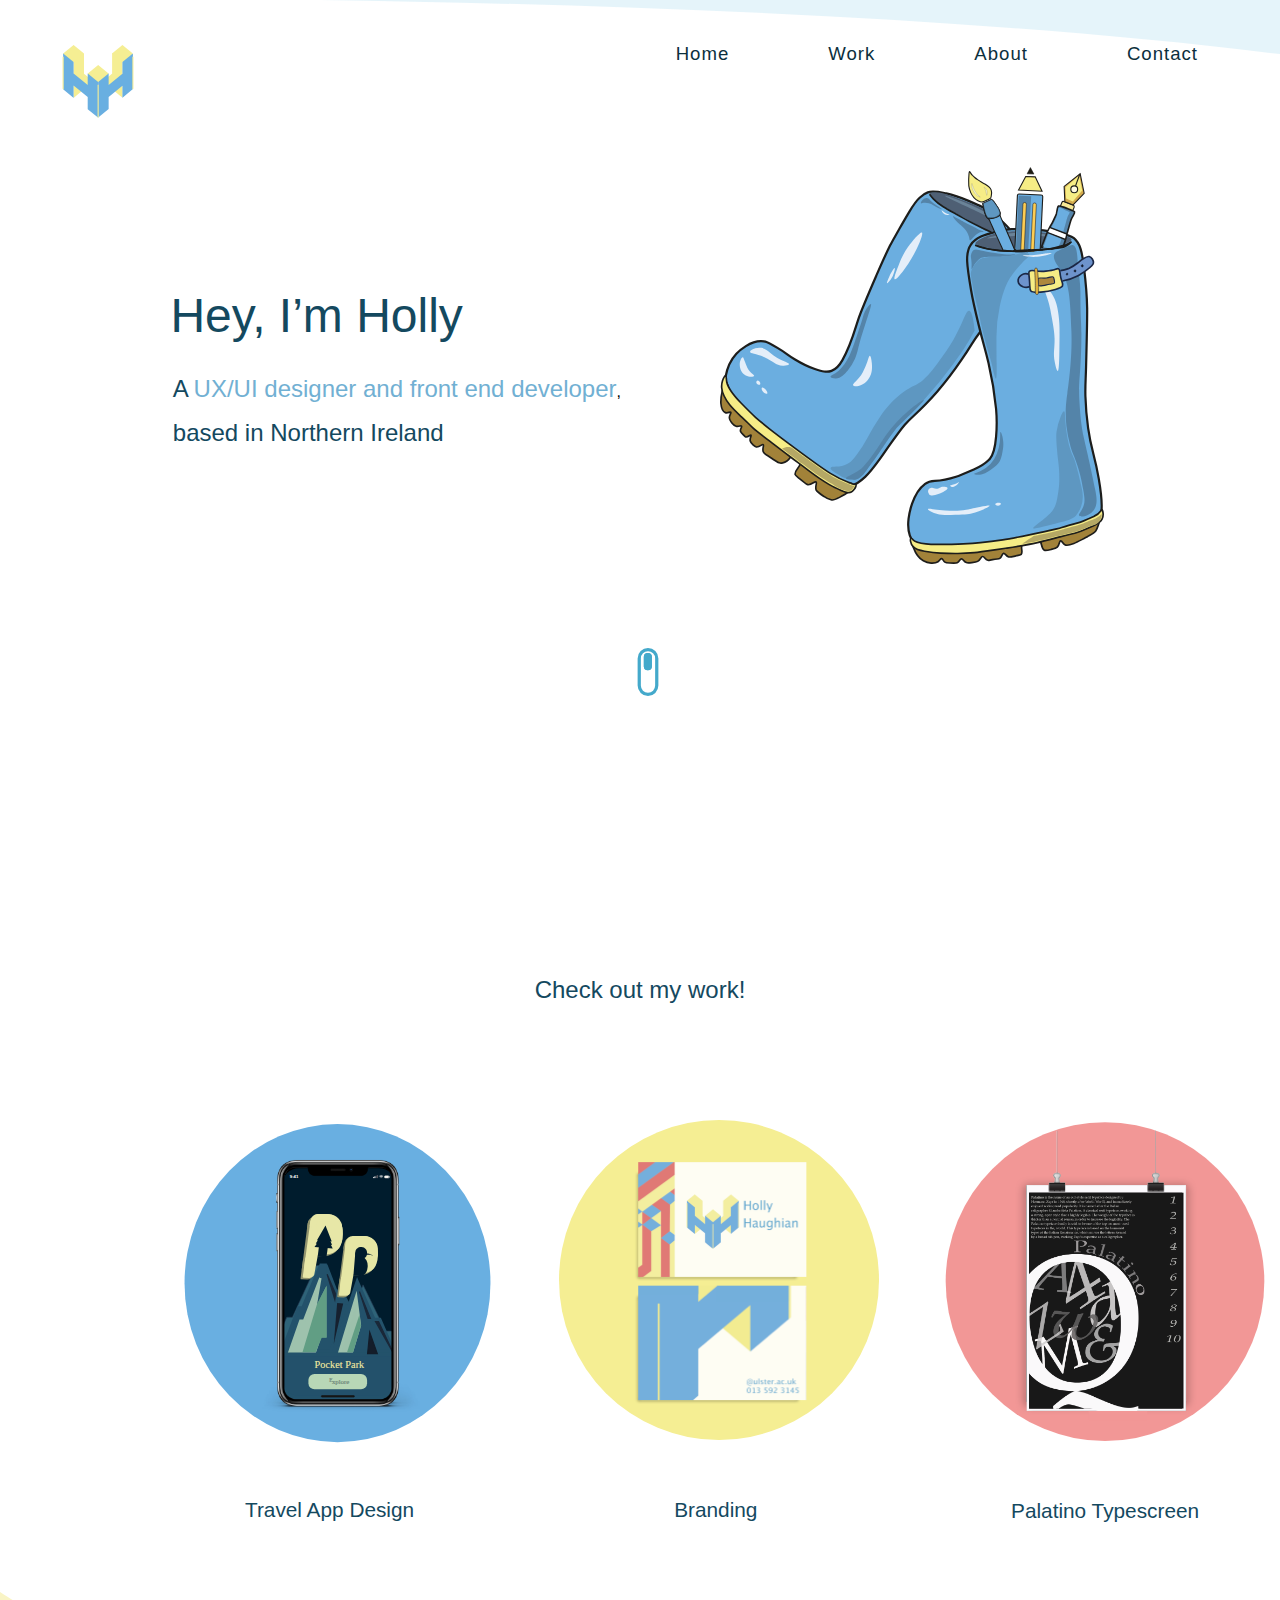
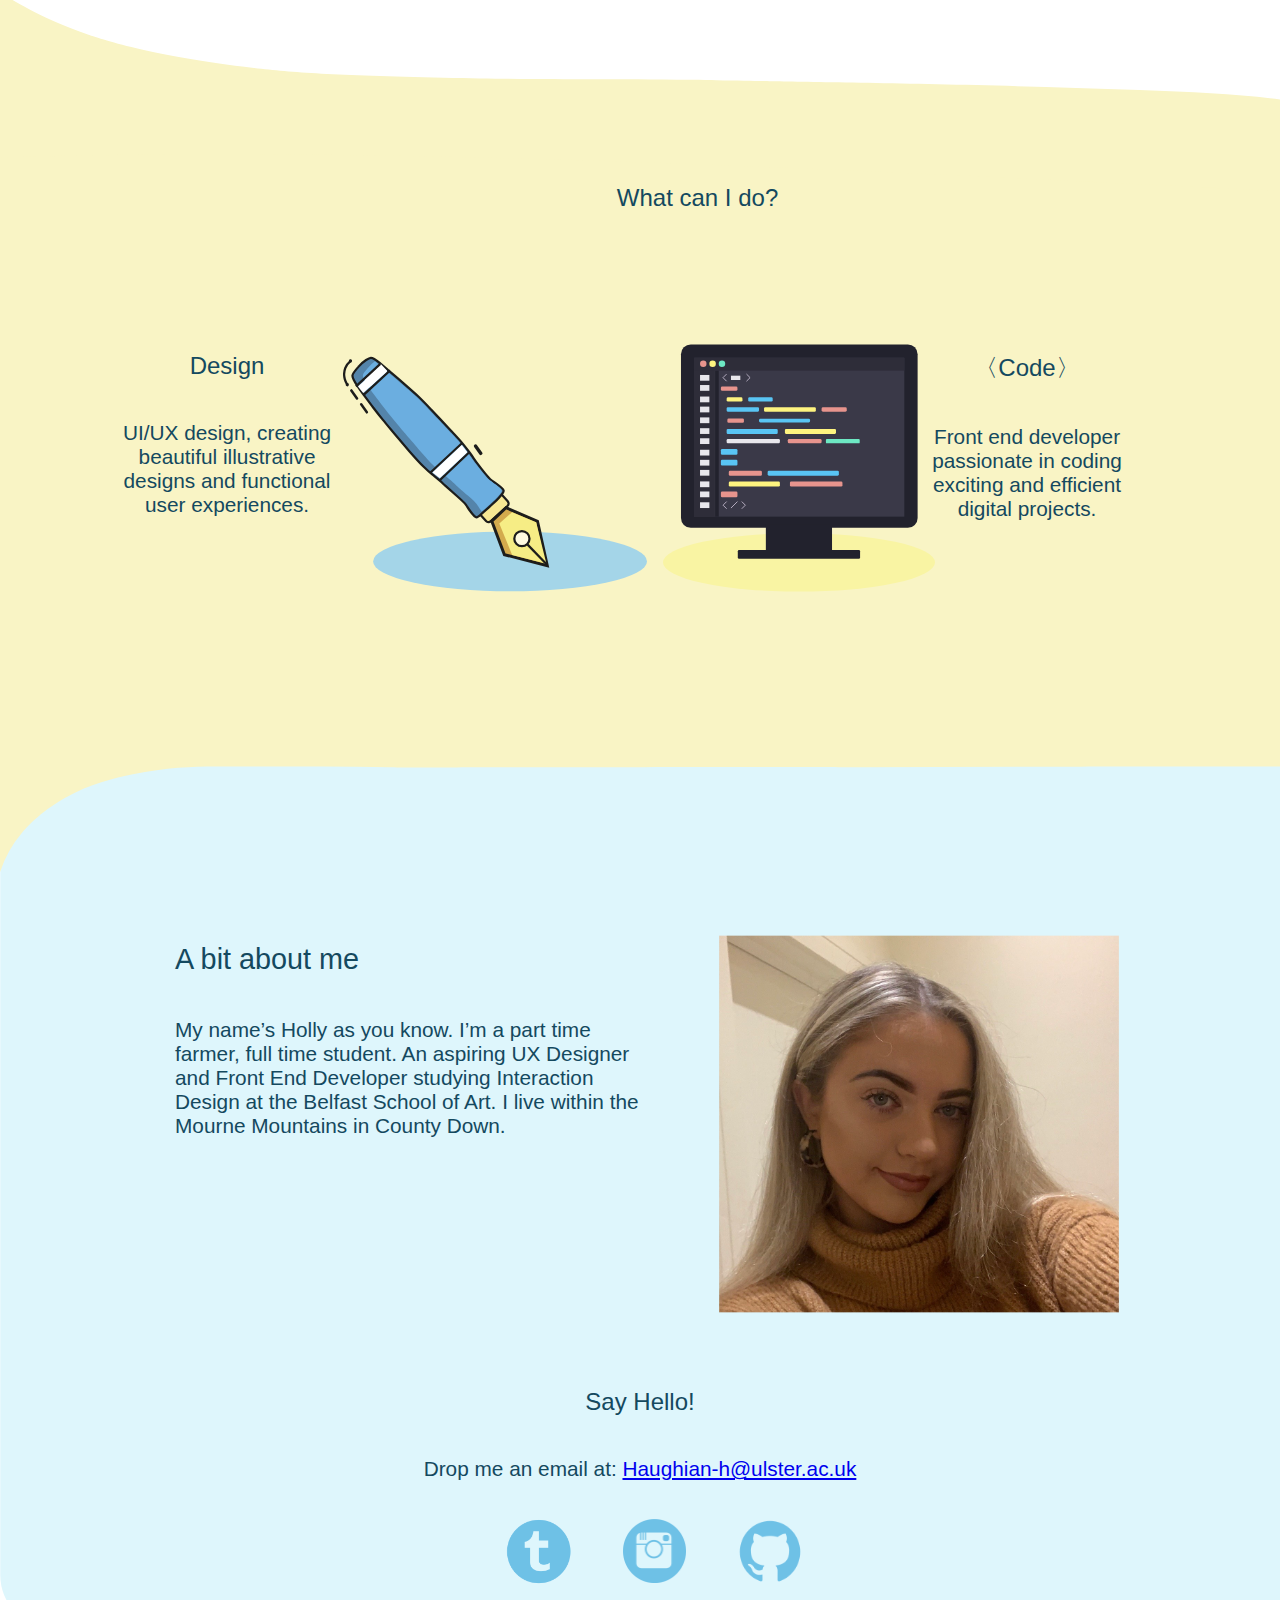
<file: index.html>
<!DOCTYPE html>
<html lang="en">   <!--language (English)-->
<head>
    <meta charset="UTF-8">
    <meta name="viewport" content="width=device-width, initial-scale=1.0">
    <title>Holly Haughian</title>
    <link rel="stylesheet" href="css/main.css">
   
</head>
<body>
    <div class="container1">
        <header>
        <img src="images/HHlogo.svg" alt="Holly Haughian" class="logo" id="row">
     
        <div class="navbar-container">
          
            <nav>
                

              <ul class="nav-list" id="nav">
               
                <li class="link"><a href="#row">Home</a> <div class="underline1"></div></li>

                <li class="link"><a href="#portfolio-container">Work</a> <div class="underline2"></div></li>
    
                <li class="link"><a href="#blue-container">About</a> <div class="underline3"></div></li>
    
                <li class="link"><a href="#footer">Contact</a> <div class="underline4"></div></li>
    
    
                
    
                </ul>
            </nav>
          </div>

        </header>

            <div class="row">
                <div class="main-column">
                     <h2 class="home-title">Hey, I’m Holly</h2>
                     <div class="paragraphs">
                     <p class="home-paragraph">A <p class="bluep">UX/UI designer and front 
                     end developer</p>, <p class="home-paragraph">based in 
                     Northern Ireland</p>
                     
                    </div>
                </div>
          
                 <div class="side-column">
                    <img src="images/visualmark.svg" alt="visualmark" class="visualmark">
                    <div class="content">
                        <div class="icons">
                        <img src="images/scroll.svg" alt="scroll" class="scroll">
                        </div>
                    </div>
                    
                </div>
            </div>

    </div>
    
    <div class="portfolio-container" id="portfolio-container">
        <h2>Check out my work!</h2>
        <div class="row2">

            <div class="main-column2">

                <a href="https://www.behance.net/gallery/104071467/Pocket-Park" target="_blank"><img src="images/app-image.svg" alt="Travel App Icon" class="app-image"></a>
                <p class="travel">Travel App Design</p>
            </div>
      
            <div class="side-column2">
                <a href="https://www.behance.net/gallery/104204727/Personal-Branding" target="_blank"><img src="images/branding-image.svg" alt="Branding Icon" class="branding-image"></a>
                    <p class="brand">Branding</p>
            </div>

            <div class="side-column2-2">
                <a href="https://www.behance.net/gallery/104204745/Palatino-Type-Specimen-Screen" target="_blank"><img src="images/typescreen-image.svg" alt="Typescreen Icon" class="typescreen-image"></a>
                    <p class="type">Palatino Typescreen</p>
            </div>
        </div>
       
    </div>

    <div class="yellow-container">
        
            <h2 class="title2">What can I do?</h2>
          
            <div class="row3">

                <div class="main-column3">
                    <h2>Design</h2>
                        <p>UI/UX design, creating 
                            beautiful illustrative 
                            designs and functional user
                            experiences.
                        </p>
                </div>
          
                <div class="side-column3">
                    <img src="images/designpen.svg" alt="Designer Pen" class="pen">
                </div>
    
                <div class="side-column4">
                    
                    <img src="images/computer-screen.svg" alt="Computer Screen" class="computer">
                </div>

                <div class="side-column5">
                    <h2>〈Code〉</h2>
                    <p>Front end developer 
                        passionate in coding 
                        exciting and efficient 
                        digital projects.
                    </p>
                </div>
           
            </div>
    </div>

    <div class="blue-container">

        <div class="row4">

            <div class="main-column4">
                <h1 class="me"  id="blue-container">A bit about me</h1>
                <p class="myself">My name’s Holly as you know. I’m a 
                    part time farmer, full time student. 
                    An aspiring UX Designer and Front 
                    End Developer studying Interaction 
                    Design at the Belfast School of Art. 
                    I live within the Mourne Mountains 
                    in County Down.</p>
            </div>
      
            <div class="side-column6">
                <img src="images/portfolioselfie.svg" alt="Picture of me" class="selfie">
            </div>

          
       
        </div>
    
 <footer>
            <div class="footer-container" id="footer">
                <div class="container">
                    <h2>Say Hello!</h2>
                    <p>Drop me an email at: <a href="mailto:haughian-h.ac.uk">Haughian-h@ulster.ac.uk</a></p>
                    <ul class="connections">
                        <li class="button"><a href="https://hollyhaughian.tumblr.com" target="_blank"><img src="images/tumblr-icon.svg" alt="View My Tumblr" class="button1"></a></li>
                        <li class="button"><a href="https://www.instagram.com/holly.design_/" target="_blank"><img src="images/instagram-icon.svg" alt="View My Instagram" class="button2"></a></li> 
                        <li class="button"><a href="https://github.com/holly-haughian1999" target="_blank"><img src="images/github-icon.svg" alt="View My Github" class="button3"></a></li>
            
                    </ul>
                </div>
            </div>
           
        </footer>
       
    </div>
    
   

</body>

</html>
</file>
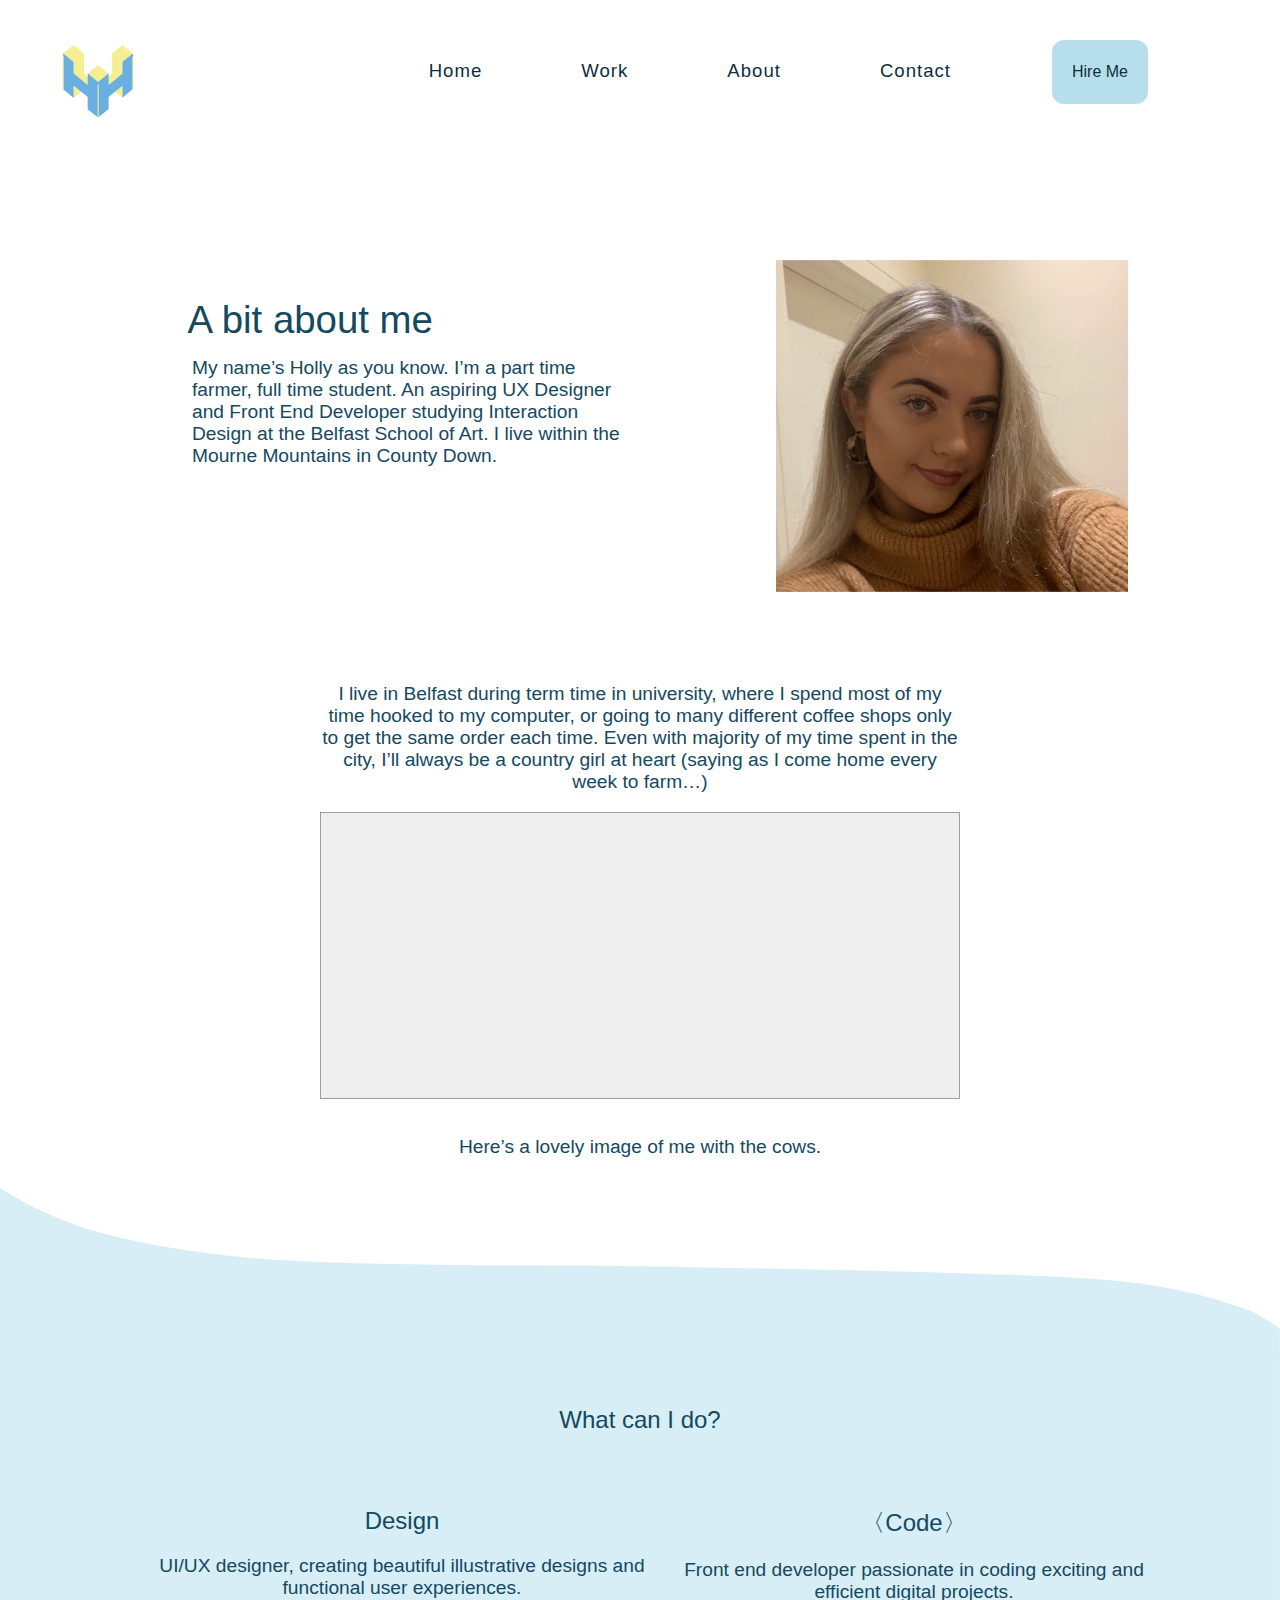
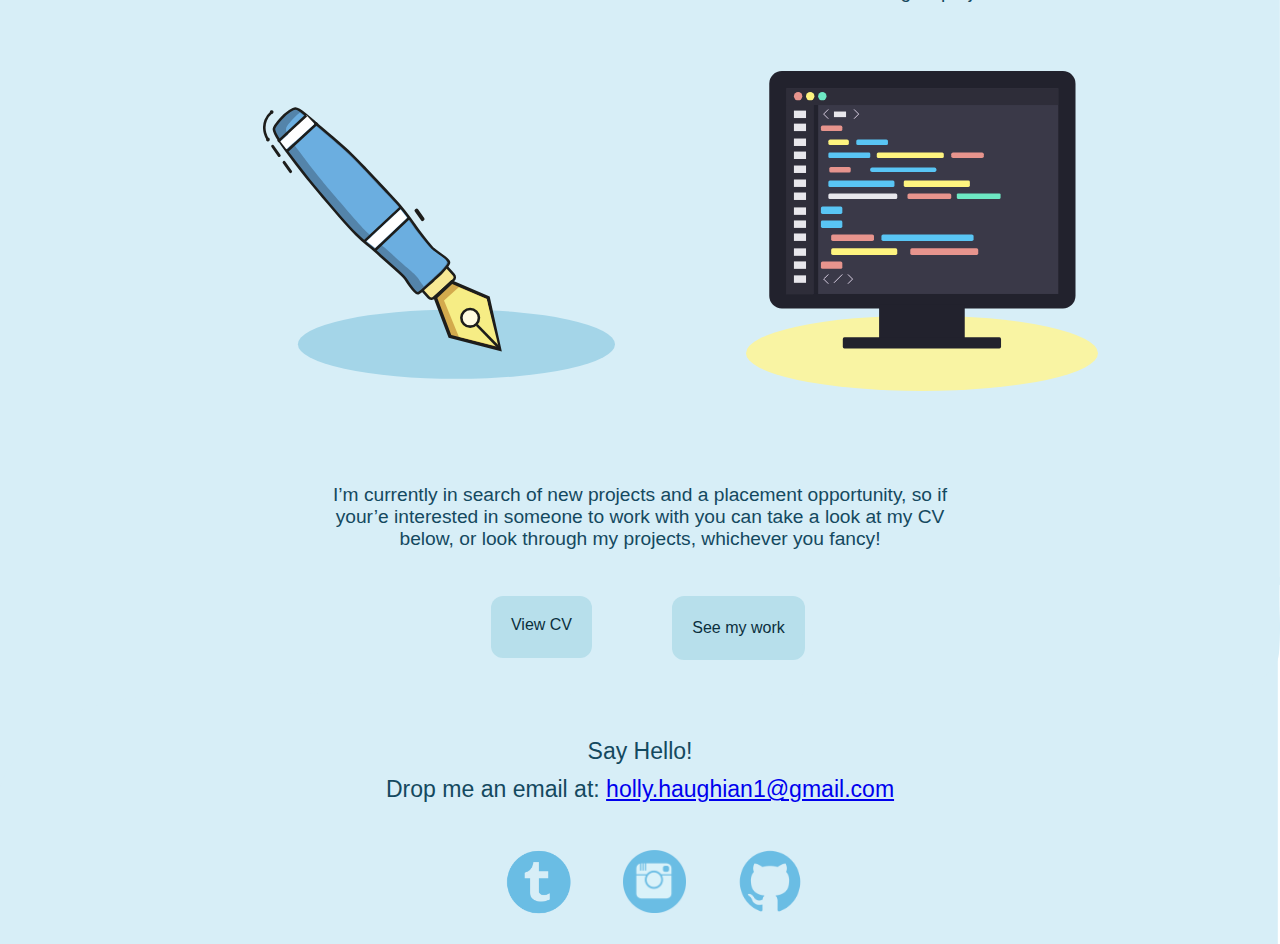
<file: about.html>
<!DOCTYPE html>
<html lang="en">   <!--language (English)-->
<head>
    <meta charset="UTF-8">
    <meta name="viewport" content="width=device-width, initial-scale=1.0">
    <title>Holly Haughian</title>
   
    <link rel="stylesheet" href="css/about.css">
   
</head>
<body>
    <div class="container1">
        <header>
            <a href="newindex.html"><img src="images/HHlogo.svg" alt="Holly Haughian" class="logo" id="row"></a>
     
        <div class="navbar-container">
          
            <nav>
            
              <ul class="nav-list" id="nav">
               
                <li class="link"><a href="newindex.html">Home</a> <div class="underline1"></div></li>

                <li class="link"><a href="work.html">Work</a> <div class="underline2"></div></li>
    
                <li class="link"><a href="about.html">About</a> <div class="underline3"></div></li>
    
                <li class="link"><a href="contact.html">Contact</a> <div class="underline4"></div></li>

                <li class="link"><a href="mailto:holly.haughian1@gmail.com"><button class="buttonnav button4">Hire Me</button></a></li>
    
    
                
    
                </ul>
            </nav>
          </div>

        </header>
    
        <div class="grid">
            <div class="hometext">
                <h2 class="about-title">A bit about me</h2>
                         <div class="paragraphs">
                         <p class="home-paragraph">My name’s Holly as you know. I’m a 
                            part time farmer, full time student. 
                            An aspiring UX Designer and Front 
                            End Developer studying Interaction 
                            Design at the Belfast School of Art. 
                            I live within the Mourne Mountains 
                            in County Down.</p>
                         </div>
                        
           
            </div>
    
            <div>
                <img src="images/selfie.svg" alt="selfie" class="selfie">
            </div>
        </div>

        <div class="centre">
            <p>I live in Belfast during term time in university, where I spend most of my time 
                hooked to my computer, or going to many different coffee shops only to get 
                the same order each time. Even with majority of my time spent in the city,  I’ll 
                always be a country girl at heart (saying as I come home every week to farm…)</p>
                        
                <img src="images/farmimage.svg" alt="farmer" class="farmer">
                        <br>
                <p>Here’s a lovely image of me with the cows. </p>


        </div>


        <div class="bottom">

            <div class="bottom-content">
                <h2 class="about-title1">What can I do?</h2>
                <br>
                <div class="grid1">
                    <div class="abouttext1">
                        <h2 class="about-title1">Design</h2>
                                 <div class="paragraphs">
                                 <p>UI/UX designer, creating beautiful 
                                    illustrative designs and functional 
                                    user experiences.
                                    </p>
                                    <img src="images/designpen.svg" alt="pen" class="pen">
                                 </div>
                                
                   
                    </div>
            
                    <div>
                        <div class="abouttext2">
                            <h2 class="about-title1">〈Code〉</h2>
                                     <div class="paragraphs">
                                     <p>Front end developer passionate 
                                        in coding exciting and efficient 
                                        digital projects.
                                        </p>
                                        <img src="images/computer-screen.svg" alt="computer" class="computer">
                                     </div>
                    </div>
                </div>
          
</div>

                <div class="centre">
                   <p>I’m currently in search of new projects and a placement opportunity, so if your’e 
                    interested in someone to work with you can take a look at my CV below, or look 
                    through my projects, whichever you fancy!
                    </p>
        </div>

            <div class="grid2">
                    <div class="abouttext1">
                      
                                 <div class="paragraphs">
                                     
                                    <a target="_blank" class="buttonnav2 cvbutton" href='file:///Users/hollyhaughian/Documents/Interaction%20Design/2nd%20Year/Placement/CV.pdf' download>View CV</a>
                                </div>
                   
                    </div>
            
                    <div>
                        <div class="abouttext2">
                          
                                     <div class="paragraphs">
                                       <a href="work.html"><button class="buttonnav aboutbutton">See my work</button></a> 
                                     </div>
                    </div>
                </div>
</div>




            <footer>
                <br>
                <br>
        <div class="footer-text">
            <p class="hellotext">Say Hello!</p>
            <p>Drop me an email at: <a href="mailto:holly.haughian1@gmail.com">holly.haughian1@gmail.com</a></p>
        </div>
        <div class="footer-container" id="footer">
            <div class="container">
               
                <ul class="connections">
                    <li class="button"><a href="https://hollyhaughian.tumblr.com" target="_blank"><img src="images/tumblr-icon.svg" alt="View My Tumblr" class="button1"></a></li>
                    <li class="button"><a href="https://www.instagram.com/holly.design_/" target="_blank"><img src="images/instagram-icon.svg" alt="View My Instagram" class="button2"></a></li> 
                    <li class="button"><a href="https://github.com/holly-haughian1999" target="_blank"><img src="images/github-icon.svg" alt="View My Github" class="button3"></a></li>
        
                </ul>
            </div>
        </div>
       
            </footer>
         </div>



    </div>  
</div>
    
</body>



</html>
</file>
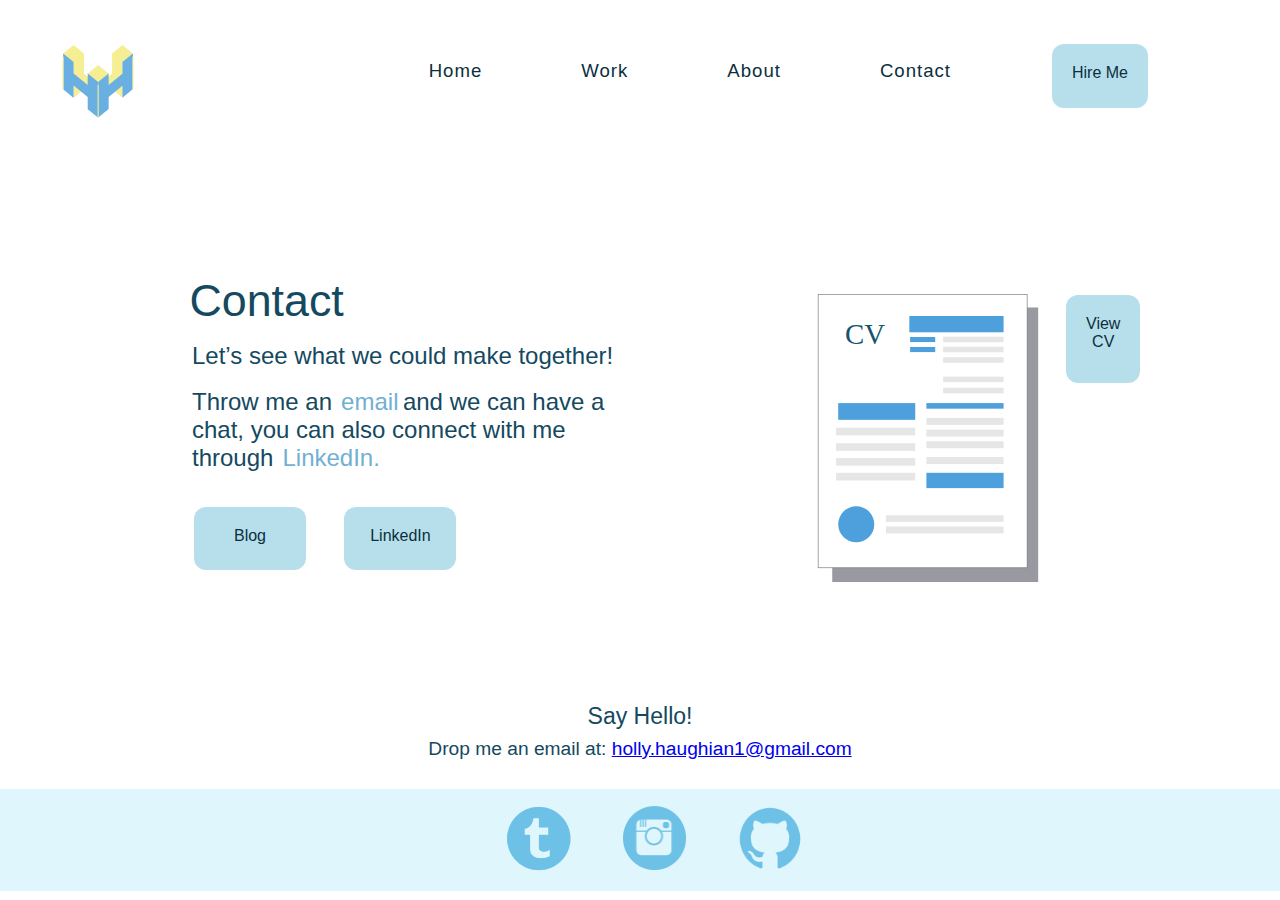
<file: contact.html>
<!DOCTYPE html>
<html lang="en">   <!--language (English)-->
<head>
    <meta charset="UTF-8">
    <meta name="viewport" content="width=device-width, initial-scale=1.0">
    <title>Holly Haughian</title>
    <link rel="stylesheet" href="css/style.css">
    <link rel="stylesheet" href="css/contact.css">
   
</head>
<body>
    <div class="container1">
        <header>
            <a href="newindex.html"><img src="images/HHlogo.svg" alt="Holly Haughian" class="logo" id="row"></a>
     
        <div class="navbar-container">
          
            <nav>
            
              <ul class="nav-list" id="nav">
               
                <li class="link"><a href="newindex.html">Home</a> <div class="underline1"></div></li>

                <li class="link"><a href="work.html">Work</a> <div class="underline2"></div></li>
    
                <li class="link"><a href="about.html">About</a> <div class="underline3"></div></li>
    
                <li class="link"><a href="contact.html">Contact</a> <div class="underline4"></div></li>

                <li class="link"><a href="mailto:holly.haughian1@gmail.com"><button class="buttonnav button4">Hire Me</button></a></li>
               
    
    
                
    
                </ul>
            </nav>
          </div>

        </header>

        <div class="grid">

            <div class="contacttext">
                <h2 class="contact-title">Contact</h2>
                         <div class="paragraphs">
                            <p class="contact-paragraph1">Let’s see what we could make together!</p>
                            <br>
                            <br>
                            <p class="contact-paragraph">Throw me an <p class="bluep">email</p> <p class="contact-paragraph"> and we can have a chat, you can also connect with me through</p><p class="bluep"> LinkedIn.</p>
                            <br><br>
                            <a target="_blank" href="https://hollyhaughian.tumblr.com"><button class="buttonnav blogbutton">Blog</button></a>
                            <a target="_blank" href="https://www.linkedin.com/in/holly-haughian-bbbbb01a1"><button class="buttonnav linkedinbutton">LinkedIn</button></a>
                          
                               
                        </div>
                       
            </div>
    
            <div>
                <div class="grid2">
                <img src="images/cv.svg" alt="CV" class="cv">
                <a target="_blank" class="buttonnav2 cvbutton" href='file:///Users/hollyhaughian/Documents/Interaction%20Design/2nd%20Year/Placement/CV.pdf' download>View CV</a>
            </div>
            </div>
        </div>
      
        

    
    </div>  

    
    <footer>
        <div class="footer-text">
            <p class="hellotext">Say Hello!</p>
            <p>Drop me an email at: <a href="mailto:holly.haughian1@gmail.com">holly.haughian1@gmail.com</a></p>
        </div>
        <div class="footer-container" id="footer">
            <div class="container">
               
                <ul class="connections">
                    <li class="button"><a href="https://hollyhaughian.tumblr.com" target="_blank"><img src="images/tumblr-icon.svg" alt="View My Tumblr" class="button1"></a></li>
                    <li class="button"><a href="https://www.instagram.com/holly.design_/" target="_blank"><img src="images/instagram-icon.svg" alt="View My Instagram" class="button2"></a></li> 
                    <li class="button"><a href="https://github.com/holly-haughian1999" target="_blank"><img src="images/github-icon.svg" alt="View My Github" class="button3"></a></li>
        
                </ul>
            </div>
        </div>
       
    </footer>
  

</body>



</html>
</file>
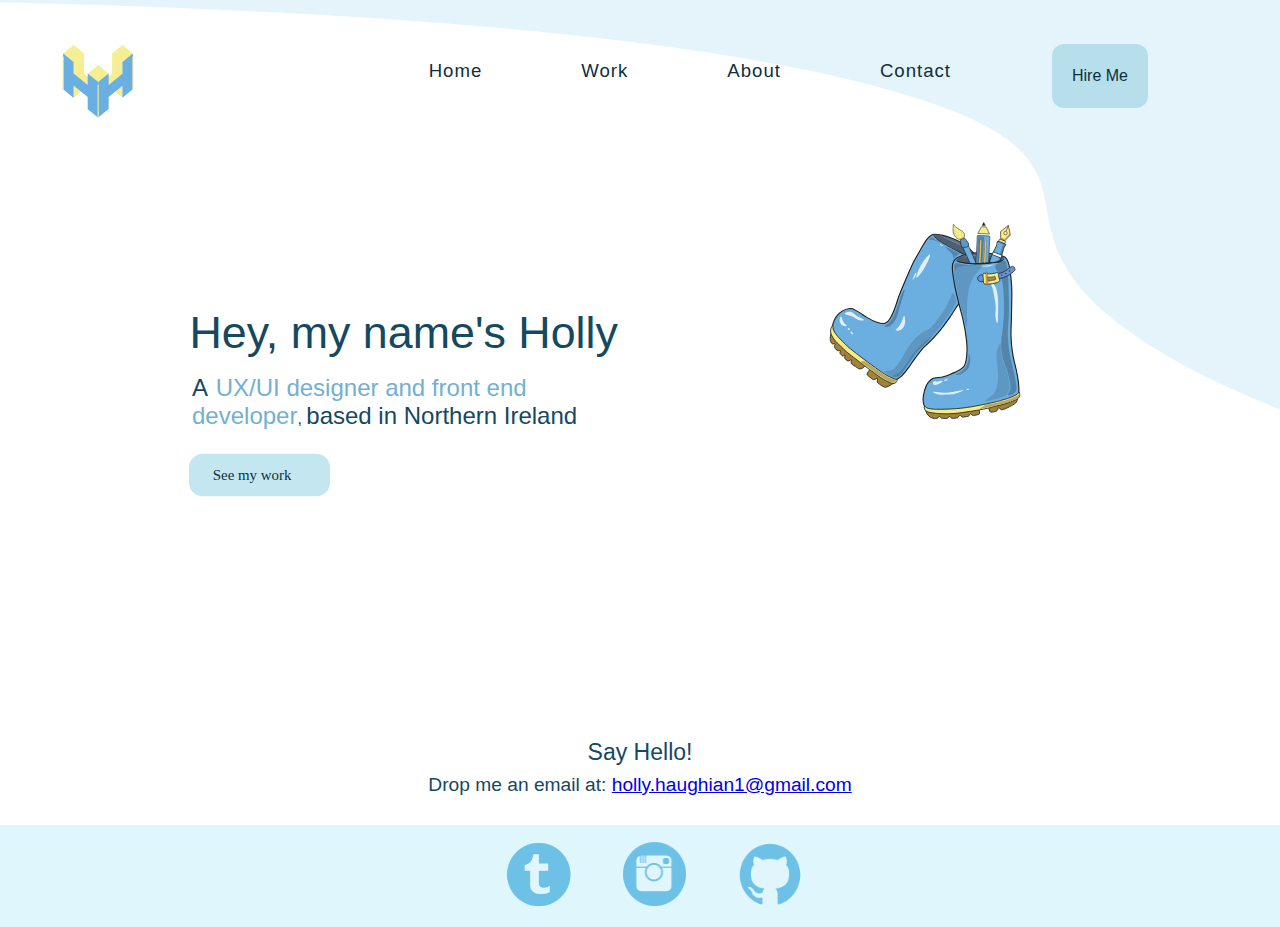
<file: newindex.html>
<!DOCTYPE html>
<html lang="en">   <!--language (English)-->
<head>
    <meta charset="UTF-8">
    <meta name="viewport" content="width=device-width, initial-scale=1.0">
    <title>Holly Haughian</title>
    <link rel="stylesheet" href="css/style.css">
    <link rel="stylesheet" href="css/index.css">
   
</head>
<body>
    <div class="container1">
        <header>
            <a href="newindex.html"><img src="images/HHlogo.svg" alt="Holly Haughian" class="logo" id="row"></a>

     
        <div class="navbar-container">
          
            <nav>
            
              <ul class="nav-list" id="nav">
               
                <li class="link"><a href="newindex.html">Home</a> <div class="underline1"></div></li>

                <li class="link"><a href="work.html">Work</a> <div class="underline2"></div></li>
    
                <li class="link"><a href="about.html">About</a> <div class="underline3"></div></li>
    
                <li class="link"><a href="contact.html">Contact</a> <div class="underline4"></div></li>

                <li class="link"><a href="mailto:holly.haughian1@gmail.com"><button class="buttonnav button4">Hire Me</button></a></li>

                
    
    
                
    
                </ul>
            </nav>
          </div>

        </header>
        <div class="grid">
            <div class="hometext">
                <h2 class="home-title">Hey, my name's Holly</h2>
                         <div class="paragraphs">
                         <p class="home-paragraph">A <p class="bluep">UX/UI designer and front 
                         end developer</p>, <p class="home-paragraph">based in 
                         Northern Ireland</p>
                         </div>
                         <a href="work.html"><img src="images/myworkbutton.svg" alt="workbutton" class="workbutton"></a>
           
            </div>
    
            <div>
                <img src="images/visualmark.svg" alt="visualmark" class="visualmark">
            </div>
        </div>

        

    </div>  

    
    <footer>
        <br><br>
        <div class="footer-text">
            <p class="hellotext">Say Hello!</p>
            <p>Drop me an email at: <a href="mailto:holly.haughian1@gmail.com">holly.haughian1@gmail.com</a></p>
        </div>
        <div class="footer-container" id="footer">
            <div class="container">
               
                <ul class="connections">
                    <li class="button"><a href="https://hollyhaughian.tumblr.com" target="_blank"><img src="images/tumblr-icon.svg" alt="View My Tumblr" class="button1"></a></li>
                    <li class="button"><a href="https://www.instagram.com/holly.design_/" target="_blank"><img src="images/instagram-icon.svg" alt="View My Instagram" class="button2"></a></li> 
                    <li class="button"><a href="https://github.com/holly-haughian1999" target="_blank"><img src="images/github-icon.svg" alt="View My Github" class="button3"></a></li>
        
                </ul>
            </div>
        </div>
       
    </footer>
  

</body>



</html>
</file>
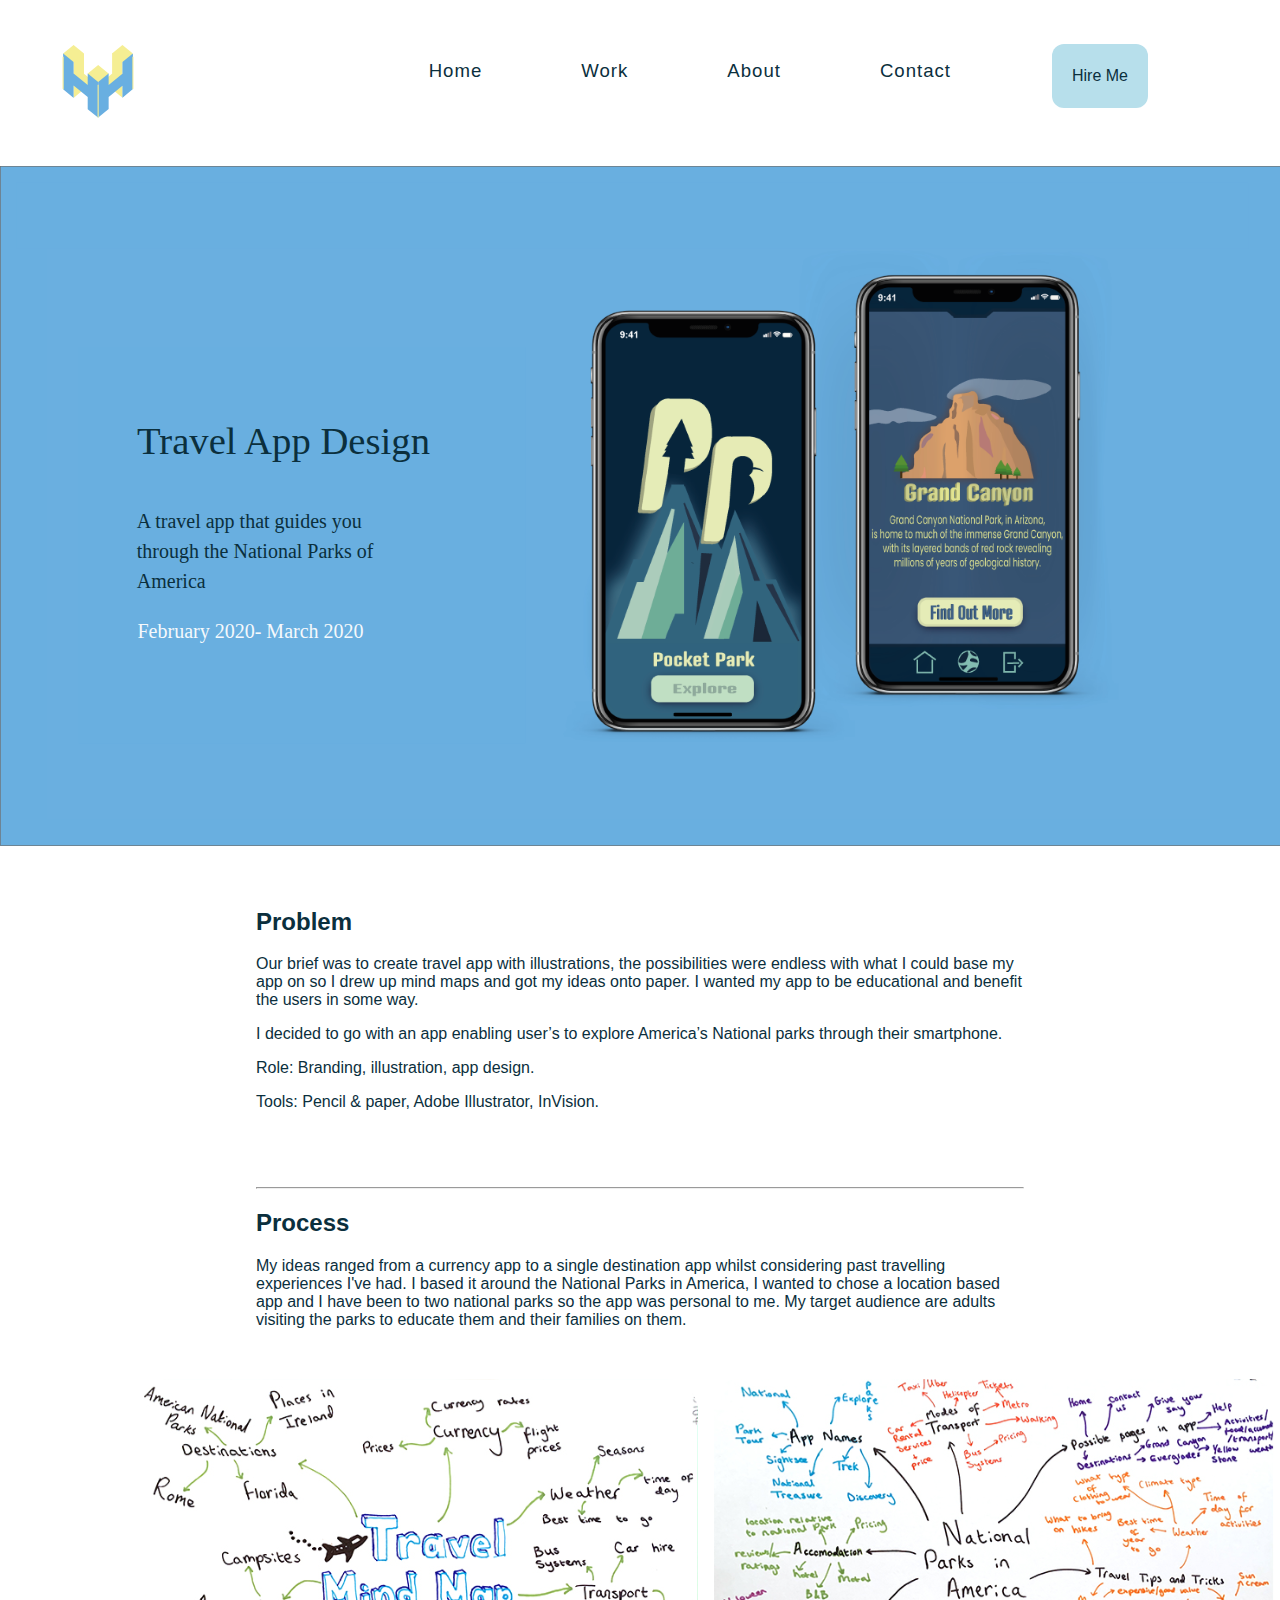
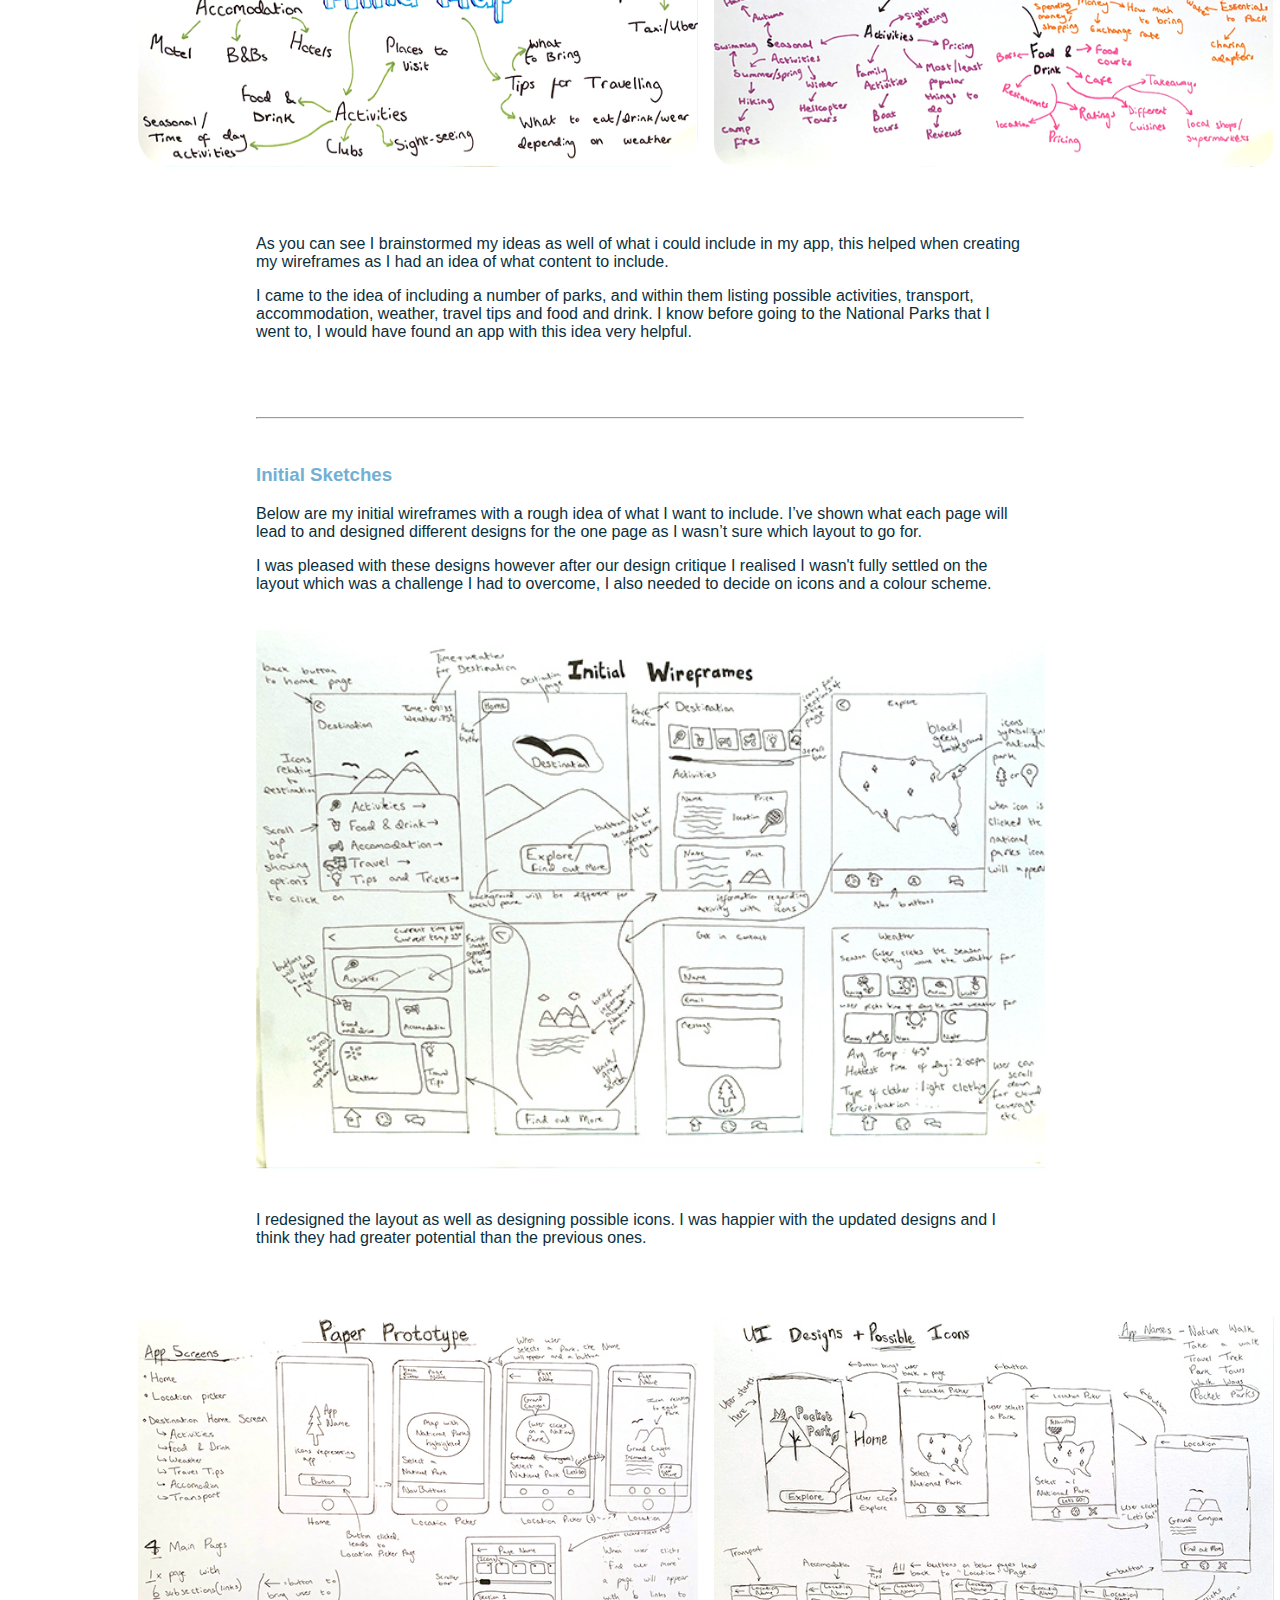
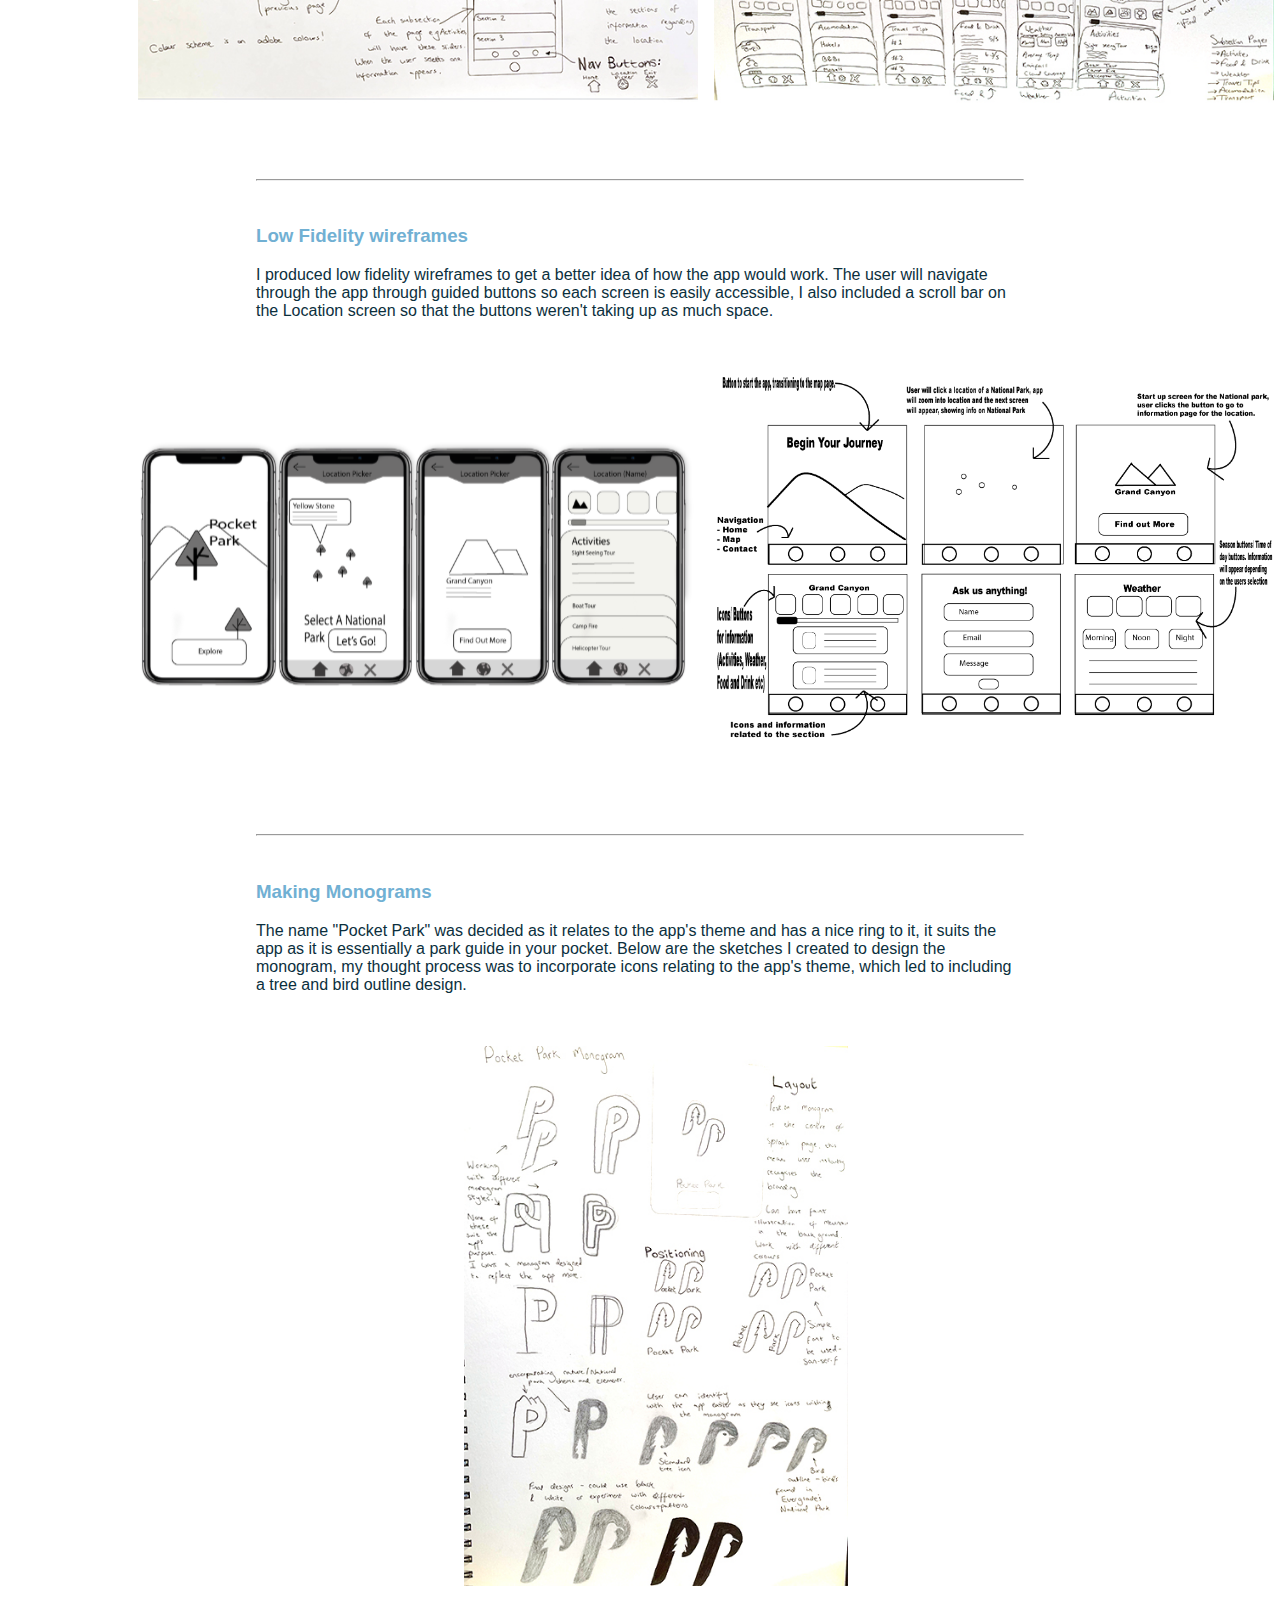
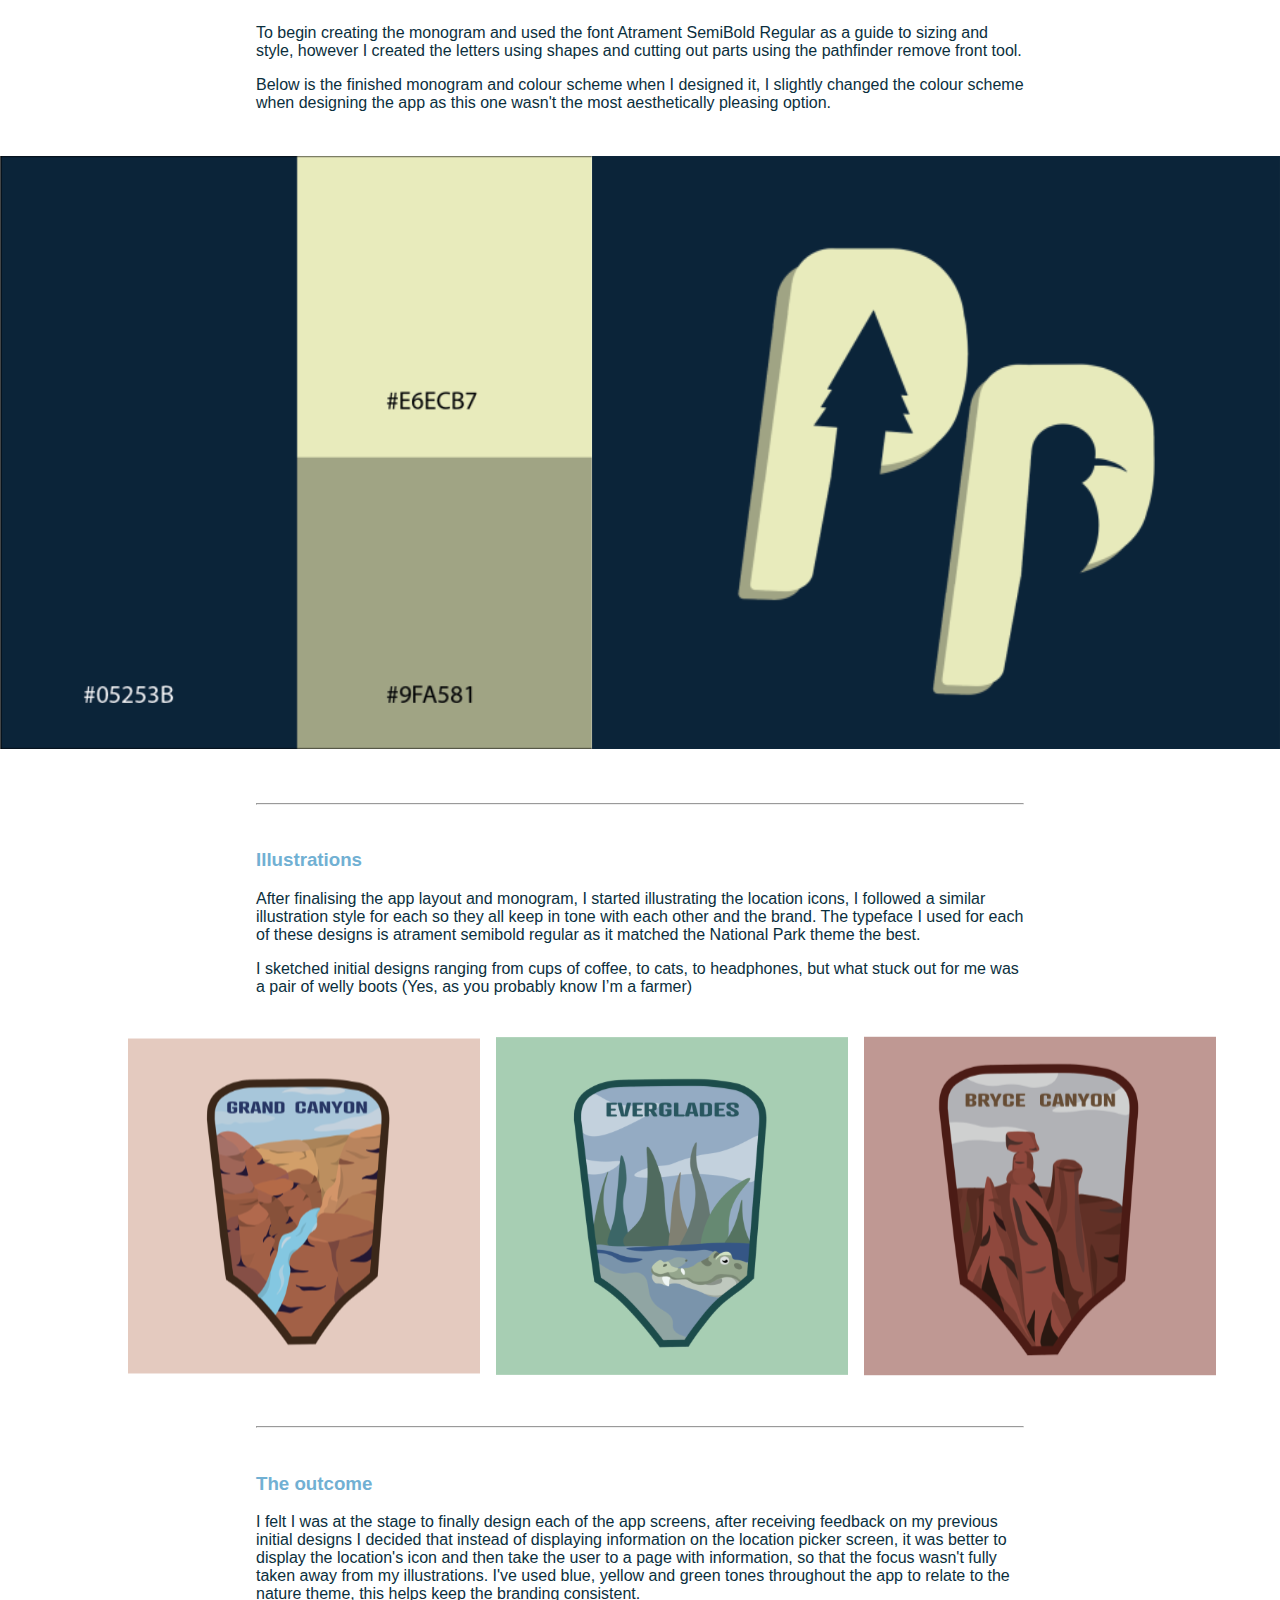
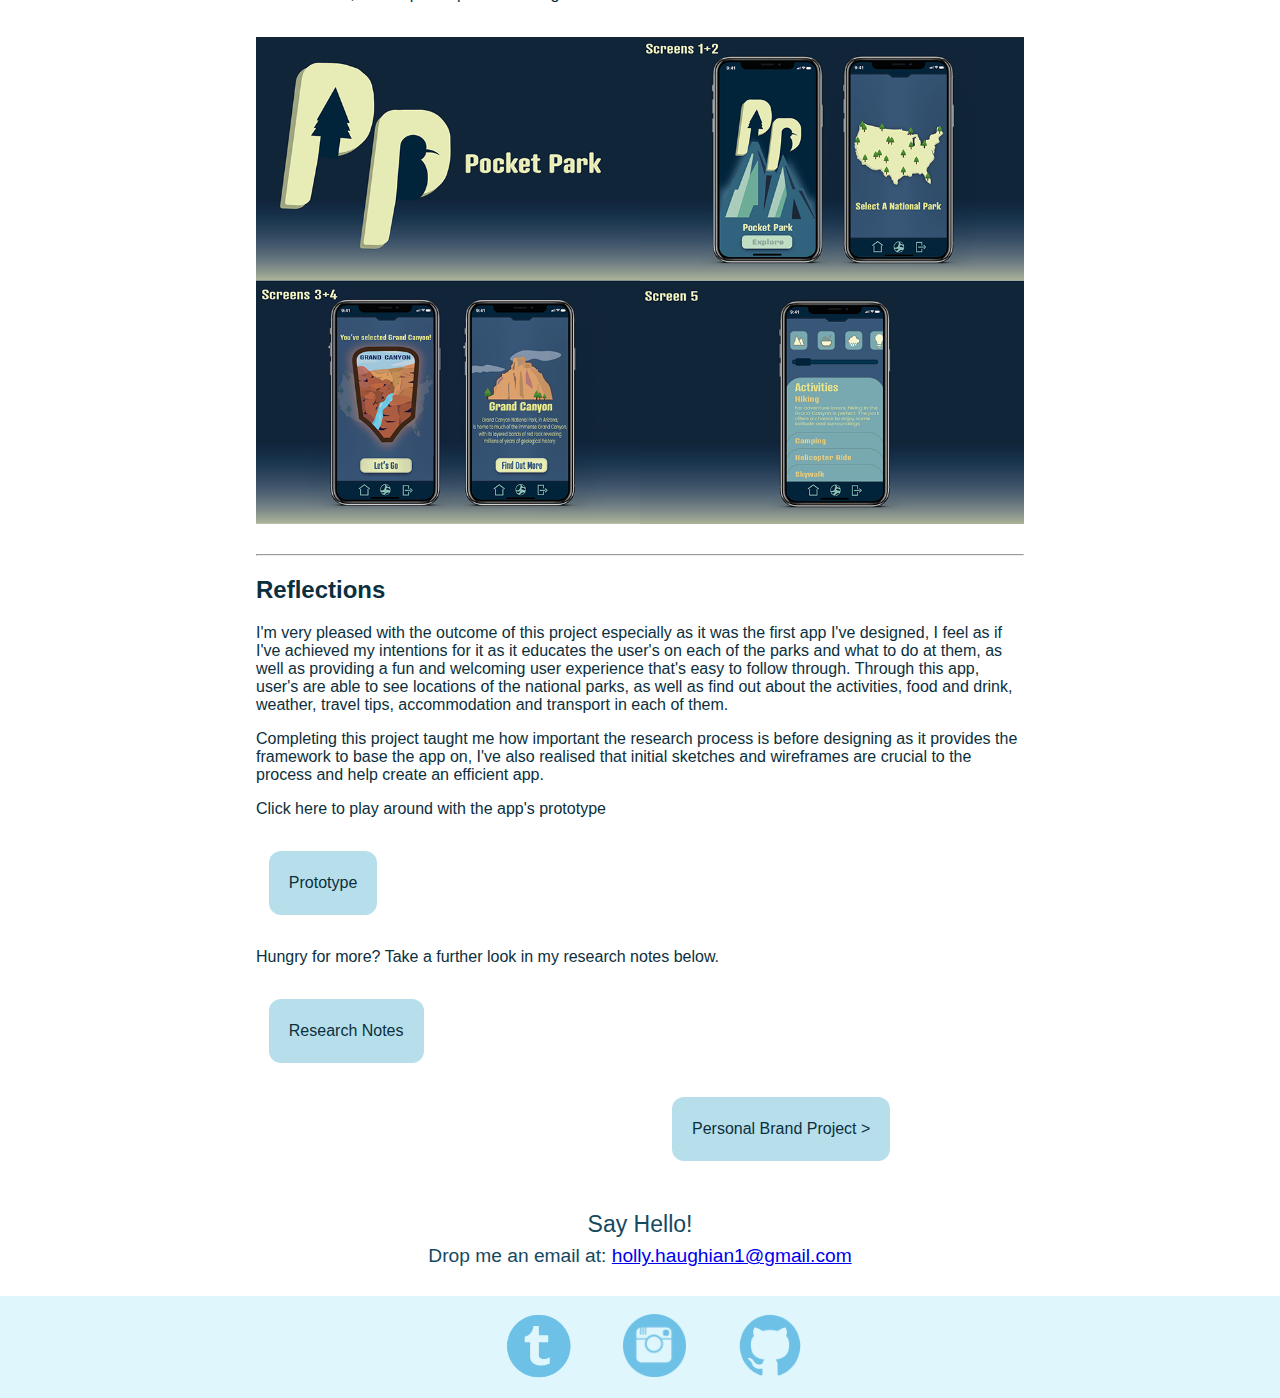
<file: projectapp.html>
<!DOCTYPE html>
<html lang="en">   <!--language (English)-->
<head>
    <meta charset="UTF-8">
    <meta name="viewport" content="width=device-width, initial-scale=1.0">
    <title>Holly Haughian</title>
    <link rel="stylesheet" href="css/style.css">
    <link rel="stylesheet" href="css/project1.css">
    
   
</head>
<body>
    <div class="container1">
        <header>
            <a href="newindex.html"><img src="images/HHlogo.svg" alt="Holly Haughian" class="logo" id="row"></a>

     
        <div class="navbar-container">
          
            <nav>
            
              <ul class="nav-list" id="nav">
               
                <li class="link"><a href="newindex.html">Home</a> <div class="underline1"></div></li>

                <li class="link"><a href="work.html">Work</a> <div class="underline2"></div></li>
    
                <li class="link"><a href="about.html">About</a> <div class="underline3"></div></li>
    
                <li class="link"><a href="contact.html">Contact</a> <div class="underline4"></div></li>

                <li class="link"><a href="mailto:holly.haughian1@gmail.com"><button class="buttonnav button4">Hire Me</button></a></li>
                
    
                </ul>
            </nav>
          </div>

        </header>


        <div class="banner">
            
        </div>
        

        <div class="centre">
            <h2>Problem</h2>
            <p>Our brief was to create travel app with illustrations, the possibilities were endless with what I could base my app on so I drew up mind maps and got my ideas onto paper. I wanted my app to be educational and benefit the users in some way.                
             </p>
             <p>I decided to go with an app enabling user’s to explore America’s National parks through their smartphone. </p>
             <p>Role:  Branding, illustration, app design.</p>
             <p>Tools: Pencil & paper, Adobe Illustrator, InVision.</p>
            
         </div>
         

         <div class="centre"> <hr>
            <h2>Process</h2>
            <p>My ideas ranged from a currency app to a single destination app whilst considering past travelling experiences I've had. I based it around the National Parks in America, I wanted to chose a location based app and I have been to two national parks so the app was personal to me. My target audience are adults visiting the parks to educate them and their families on them. </p>
        
            <br>
            
            <div class="fillcontent">
            <div class="grid3">
                  
                <img src="images/travelmap.svg" alt="mindmap" class="map1">

                <img src="images/parkapp.svg" alt="mmindmap" class="map2">
                   
                </div>
            </div>
                <br>
                <br>
                <p>As you can see I brainstormed my ideas as well of what i could include in my app, this helped when creating my wireframes as I had an idea of what content to include.</p>
                <p>I came to the idea of including a number of parks, and within them listing possible activities, transport, accommodation, weather, travel tips and food and drink. I know before going to the National Parks that I went to, I would have found an app with this idea very helpful.</p>
               
        </div>

        <div class="centre">
                <hr><br>
            <h3>Initial Sketches</h3>
            <p>Below are my initial wireframes with a rough idea of what I want to include. I’ve shown what each page will lead to and designed different designs for the one page as I wasn’t sure which layout to go for.</p>
            <p>I was pleased with these designs however after our design critique I realised I wasn't fully settled on the layout which was a challenge I had to overcome, I also needed to decide on icons and a colour scheme.</p>
            <br>
            <img src="images/appwireframe.svg" alt="wireframes" class="appwireframe">
            <br><br>
            <p>I redesigned the layout as well as designing possible icons. I was happier with the updated designs and I think they had greater potential than the previous ones.</p>
            <div class="fillcontent">
                <br><br>
                <div class="grid3">
                      
                    <img src="images/appwireframe1.svg" alt="wireframe" class="map1">
    
                    <img src="images/appwireframe2.svg" alt="wireframe" class="map2">
                       
                    </div>
                </div>
         </div> 
    

        <div class="centre">
            <hr><br>
            <h3>Low Fidelity wireframes</h3>
            <p>I produced low fidelity wireframes to get a better idea of how the app would work. The user will navigate through the app through guided buttons so each screen is easily accessible, I also included a scroll bar on the Location screen so that the buttons weren't taking up as much space.  </p><br>
            <div class="fillcontent">
                <div class="grid3">

                    <img src="images/lofi1.svg" alt="wireframe" class="map1">
                    <img src="images/lofi2.svg" alt="wireframe" class="map2">
                  
               </div>
           </div>
           
         </div>

         <div class="centre">
            <hr><br>
            <h3>Making Monograms</h3>
            <p>The name "Pocket Park" was decided as it relates to the app's theme and has a nice ring to it, it suits the app as it is essentially a park guide in your pocket. Below are the sketches I created to design the monogram, my thought process was to incorporate icons relating to the app's theme, which led to including a tree and bird outline design. </p>
           <br><br>
                    <img src="images/pp.svg" alt="Monograms" class="pp">
                    <br><br>

                    <p>To begin creating the monogram and used the font Atrament SemiBold Regular as a guide to sizing and style, however I created the letters using shapes and cutting out parts using the pathfinder remove front tool.</p>
                    <p>Below is the finished monogram and colour scheme when I designed it, I slightly changed the colour scheme when designing the app as this one wasn't the most aesthetically pleasing option.</p>
           </div>
           
         </div>

         <div>     
             <br>  
            <img src="images/ppbrand.svg" alt="visuals" class="ppbrand">
         </div>

             

             

    <div class="container">

        <div class="centre">
            <hr><br>
            <h3>Illustrations</h3>
            <p>After finalising the app layout and monogram, I started illustrating the location icons, I followed a similar illustration style for each so they all keep in tone with each other and the brand. The typeface I used for each of these designs is atrament semibold regular as it matched the National Park theme the best. <p>I sketched initial designs ranging from cups of coffee, to cats, to headphones, but what stuck out for me was a pair of welly boots  (Yes, as you probably know I’m a farmer)</p>
            <br>
            <div class="grid4">
                  
                <img src="images/grandcanyon.svg" alt="illustration" class="illustration">
                <img src="images/everglades.svg" alt="illustration" class="illustration">
                <img src="images/brycecanyon.svg" alt="illustration" class="illustration">

               
            </div><br><br>

            <hr><br>

            <h3>The outcome</h3>
            <p>I felt I was at the stage to finally design each of the app screens, after receiving feedback on my previous initial designs I decided that instead of displaying information on the location picker screen, it was better to display the location's icon and then take the user to a page with information, so that the focus wasn't fully taken away from my illustrations. I've used blue, yellow and green tones throughout the app to relate to the nature theme, this helps keep the branding consistent. </p>
            <br>
            <img src="images/pocketpark.svg" alt="Pocket Park" class="pocketpark"><br>
            <br>
            <hr>

        
                <h2>Reflections</h2>
                <p>I'm very pleased with the outcome of this project especially as it was the first app I've designed, I feel as if I've achieved my intentions for it as it educates the user's on each of the parks and what to do at them, as well as providing a fun and welcoming user experience that's easy to follow through. Through this app, user's are able to see locations of the national parks, as well as find out about the activities, food and drink, weather, travel tips, accommodation and transport in each of them. </p>
                <p>Completing this project taught me how important the research process is before designing as it provides the framework to base the app on, I've also realised that initial sketches and wireframes are crucial to the process and help create an efficient app.</p>


                <p>Click here to play around with the app's prototype​​​​​​​</p>
                <a target="_blank" href="https://hollyhaughian942170.invisionapp.com/overview/Pocket-Park-ckf092lqa13sp01bidbwa42l4/screens"><button class="buttonnav brandbutton">Prototype</button></a>

                <p>Hungry for more? Take a further look in my research notes below.</p>
                <a target="_blank" href="https://hollyhaughian.tumblr.com/search/ixd104"><button class="buttonnav brandbutton">Research Notes</button></a>
                <a  href="projectbranding.html"><button class="buttonnav brandbutton2">Personal Brand Project ></button></a>




         </div>
    




    </div>

    
    <footer>
        <div class="footer-text">
            <p class="hellotext">Say Hello!</p>
            <p>Drop me an email at: <a href="mailto:holly.haughian1@gmail.com">holly.haughian1@gmail.com</a></p>
        </div>
        <div class="footer-container" id="footer">
            <div class="container">
               
                <ul class="connections">
                    <li class="button"><a href="https://hollyhaughian.tumblr.com" target="_blank"><img src="images/tumblr-icon.svg" alt="View My Tumblr" class="button1"></a></li>
                    <li class="button"><a href="https://www.instagram.com/holly.design_/" target="_blank"><img src="images/instagram-icon.svg" alt="View My Instagram" class="button2"></a></li> 
                    <li class="button"><a href="https://github.com/holly-haughian1999" target="_blank"><img src="images/github-icon.svg" alt="View My Github" class="button3"></a></li>
        
                </ul>
            </div>
        </div>
       
    </footer>
  

</body>



</html>
</file>
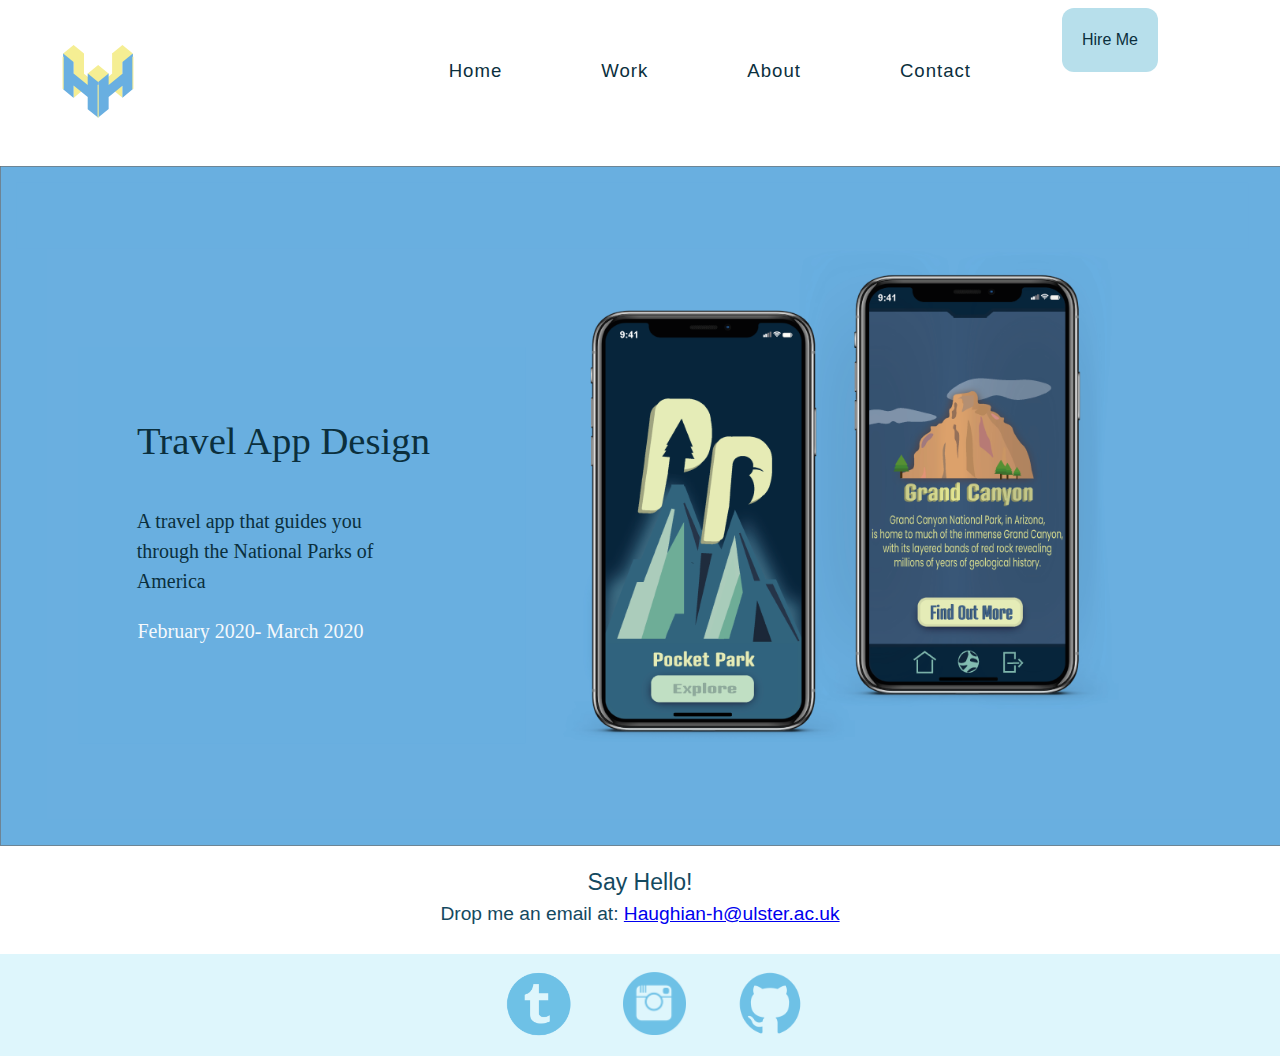
<file: projectbrand.html>
<!DOCTYPE html>
<html lang="en">   <!--language (English)-->
<head>
    <meta charset="UTF-8">
    <meta name="viewport" content="width=device-width, initial-scale=1.0">
    <title>Holly Haughian</title>
    <link rel="stylesheet" href="css/style.css">
    <link rel="stylesheet" href="css/project1.css">
    
   
</head>
<body>
    <div class="container1">
        <header>
            <a href="newindex.html"><img src="images/HHlogo.svg" alt="Holly Haughian" class="logo" id="row"></a>

     
        <div class="navbar-container">
          
            <nav>
            
              <ul class="nav-list" id="nav">
               
                <li class="link"><a href="newindex.html">Home</a> <div class="underline1"></div></li>

                <li class="link"><a href="work.html">Work</a> <div class="underline2"></div></li>
    
                <li class="link"><a href="about.html">About</a> <div class="underline3"></div></li>
    
                <li class="link"><a href="contact.html">Contact</a> <div class="underline4"></div></li>

                <li class="link"><button class="buttonnav button4">Hire Me</button></li>
                
    
                </ul>
            </nav>
          </div>

        </header>


        <div class="banner">


        </div>
      
        

    </div>  

    
    <footer>
        <div class="footer-text">
            <p class="hellotext">Say Hello!</p>
            <p>Drop me an email at: <a href="mailto:haughian-h.ac.uk">Haughian-h@ulster.ac.uk</a></p>
        </div>
        <div class="footer-container" id="footer">
            <div class="container">
               
                <ul class="connections">
                    <li class="button"><a href="https://hollyhaughian.tumblr.com" target="_blank"><img src="images/tumblr-icon.svg" alt="View My Tumblr" class="button1"></a></li>
                    <li class="button"><a href="https://www.instagram.com/holly.design_/" target="_blank"><img src="images/instagram-icon.svg" alt="View My Instagram" class="button2"></a></li> 
                    <li class="button"><a href="https://github.com/holly-haughian1999" target="_blank"><img src="images/github-icon.svg" alt="View My Github" class="button3"></a></li>
        
                </ul>
            </div>
        </div>
       
    </footer>
  

</body>



</html>
</file>
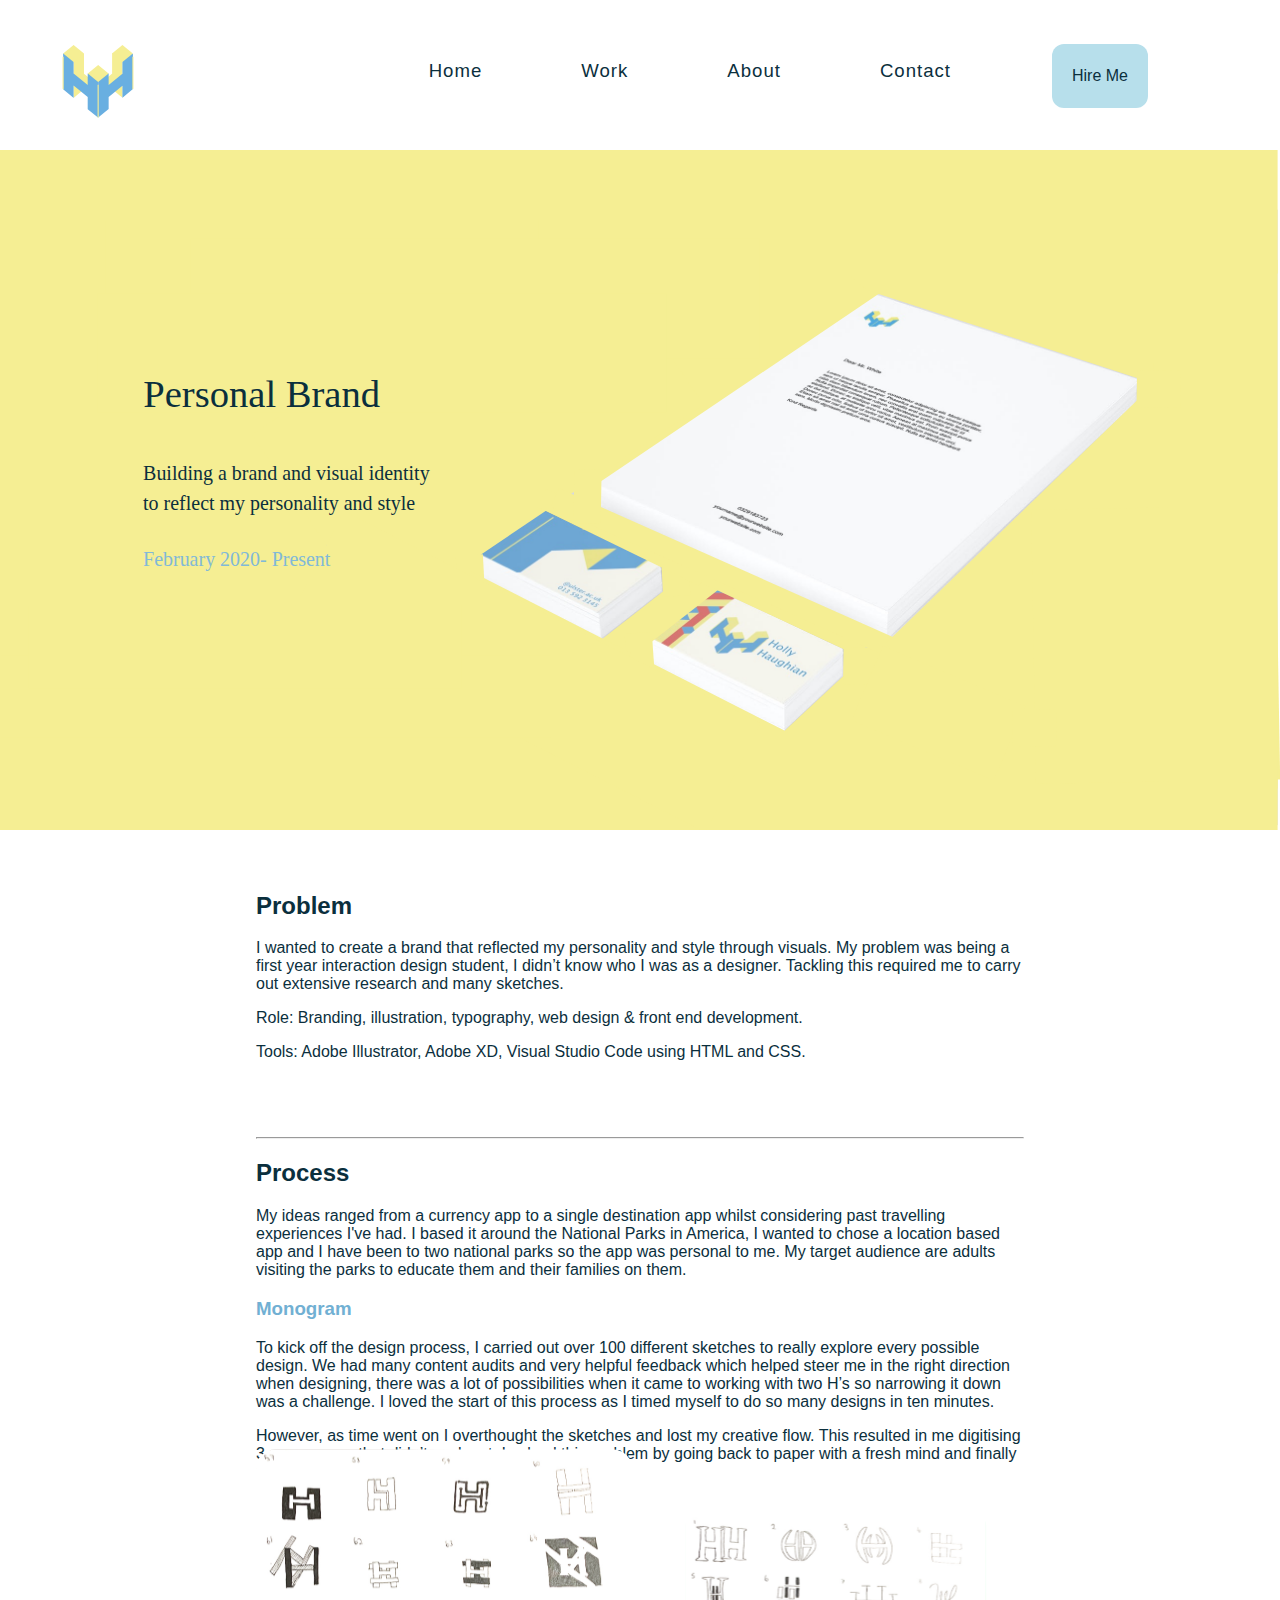
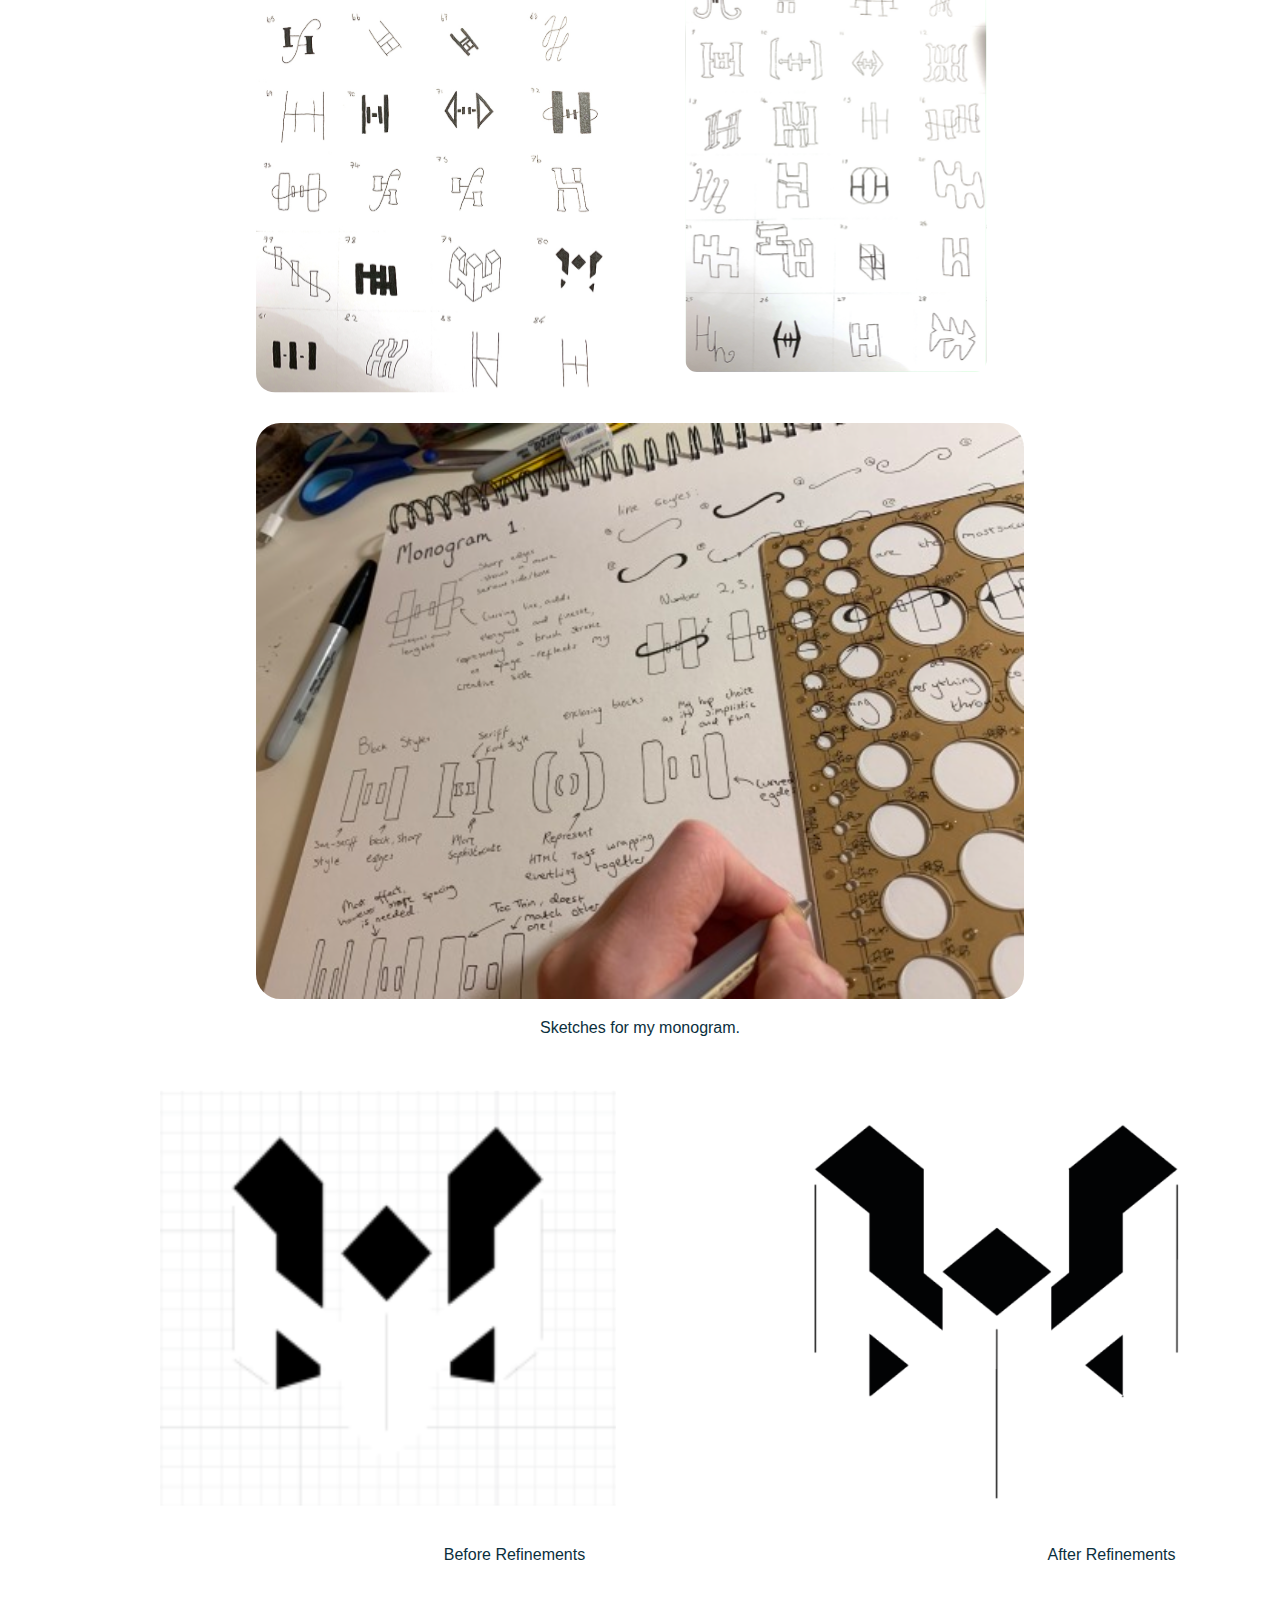
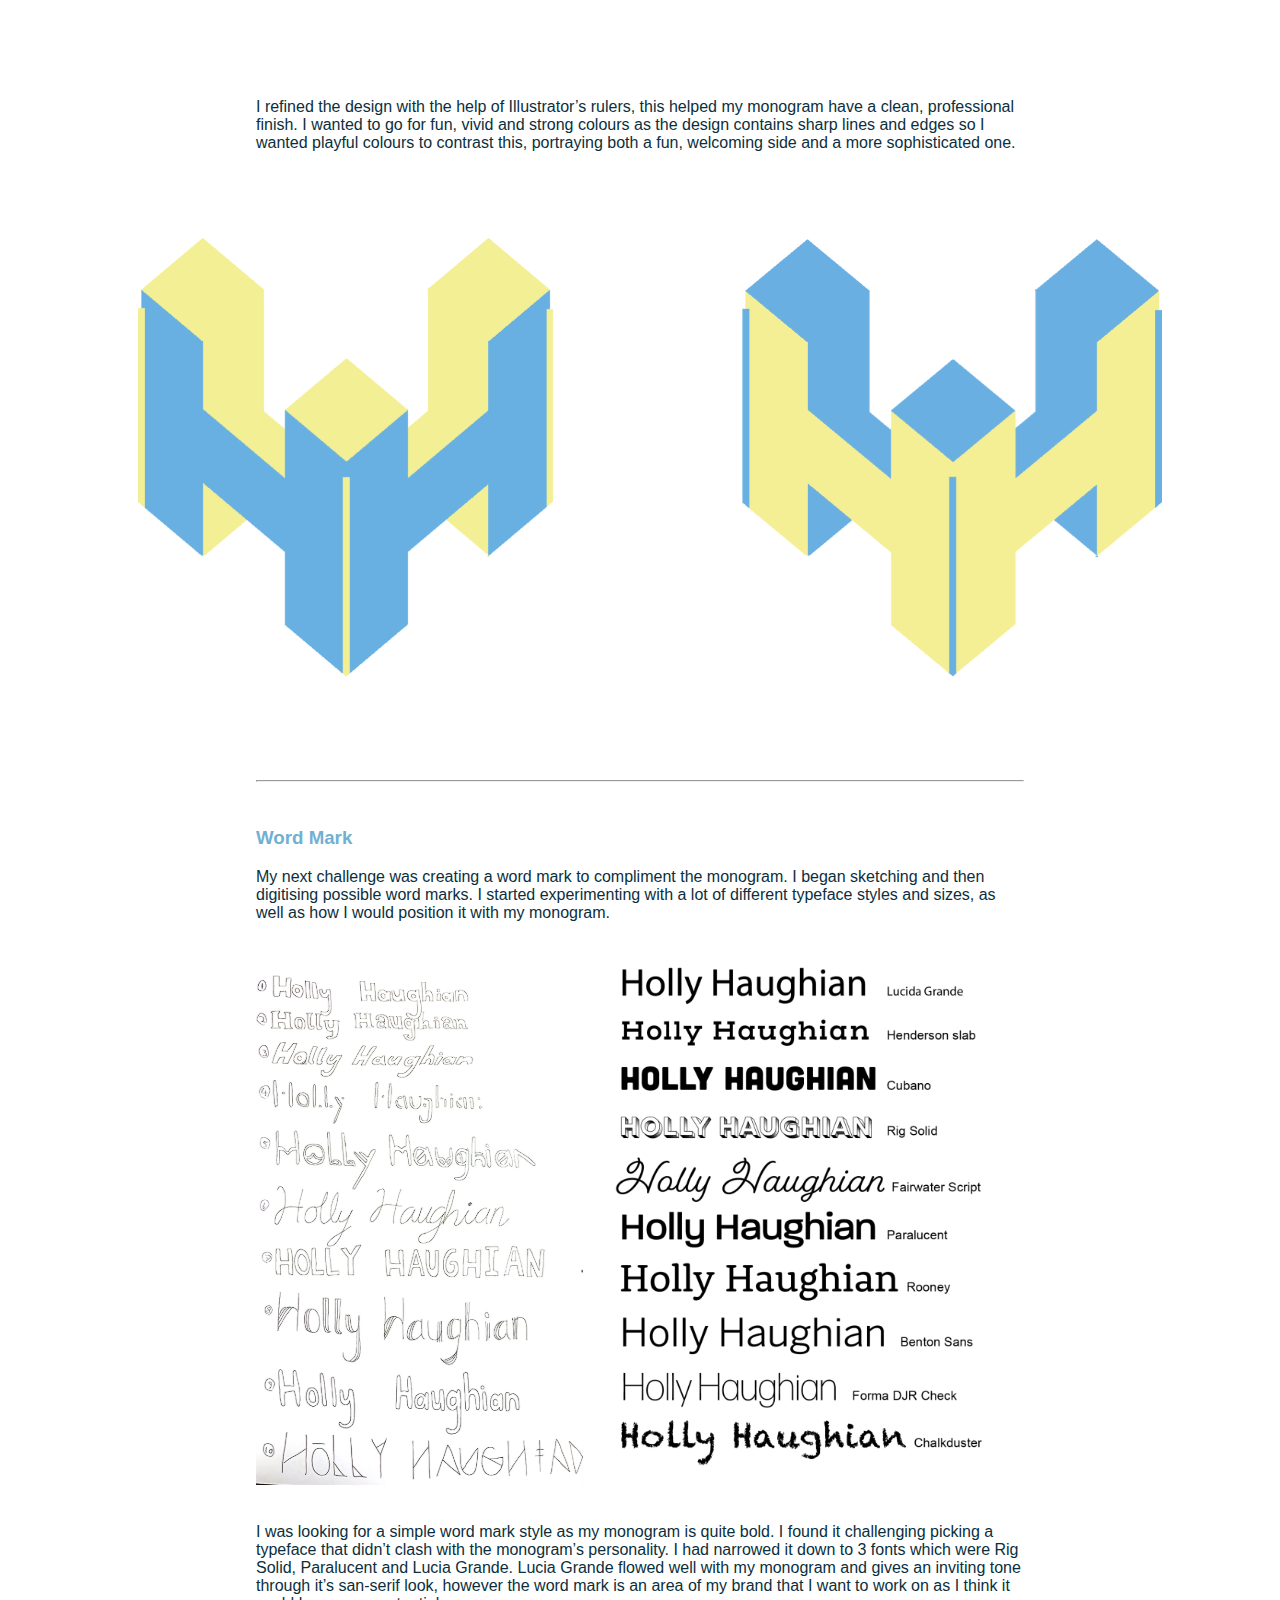
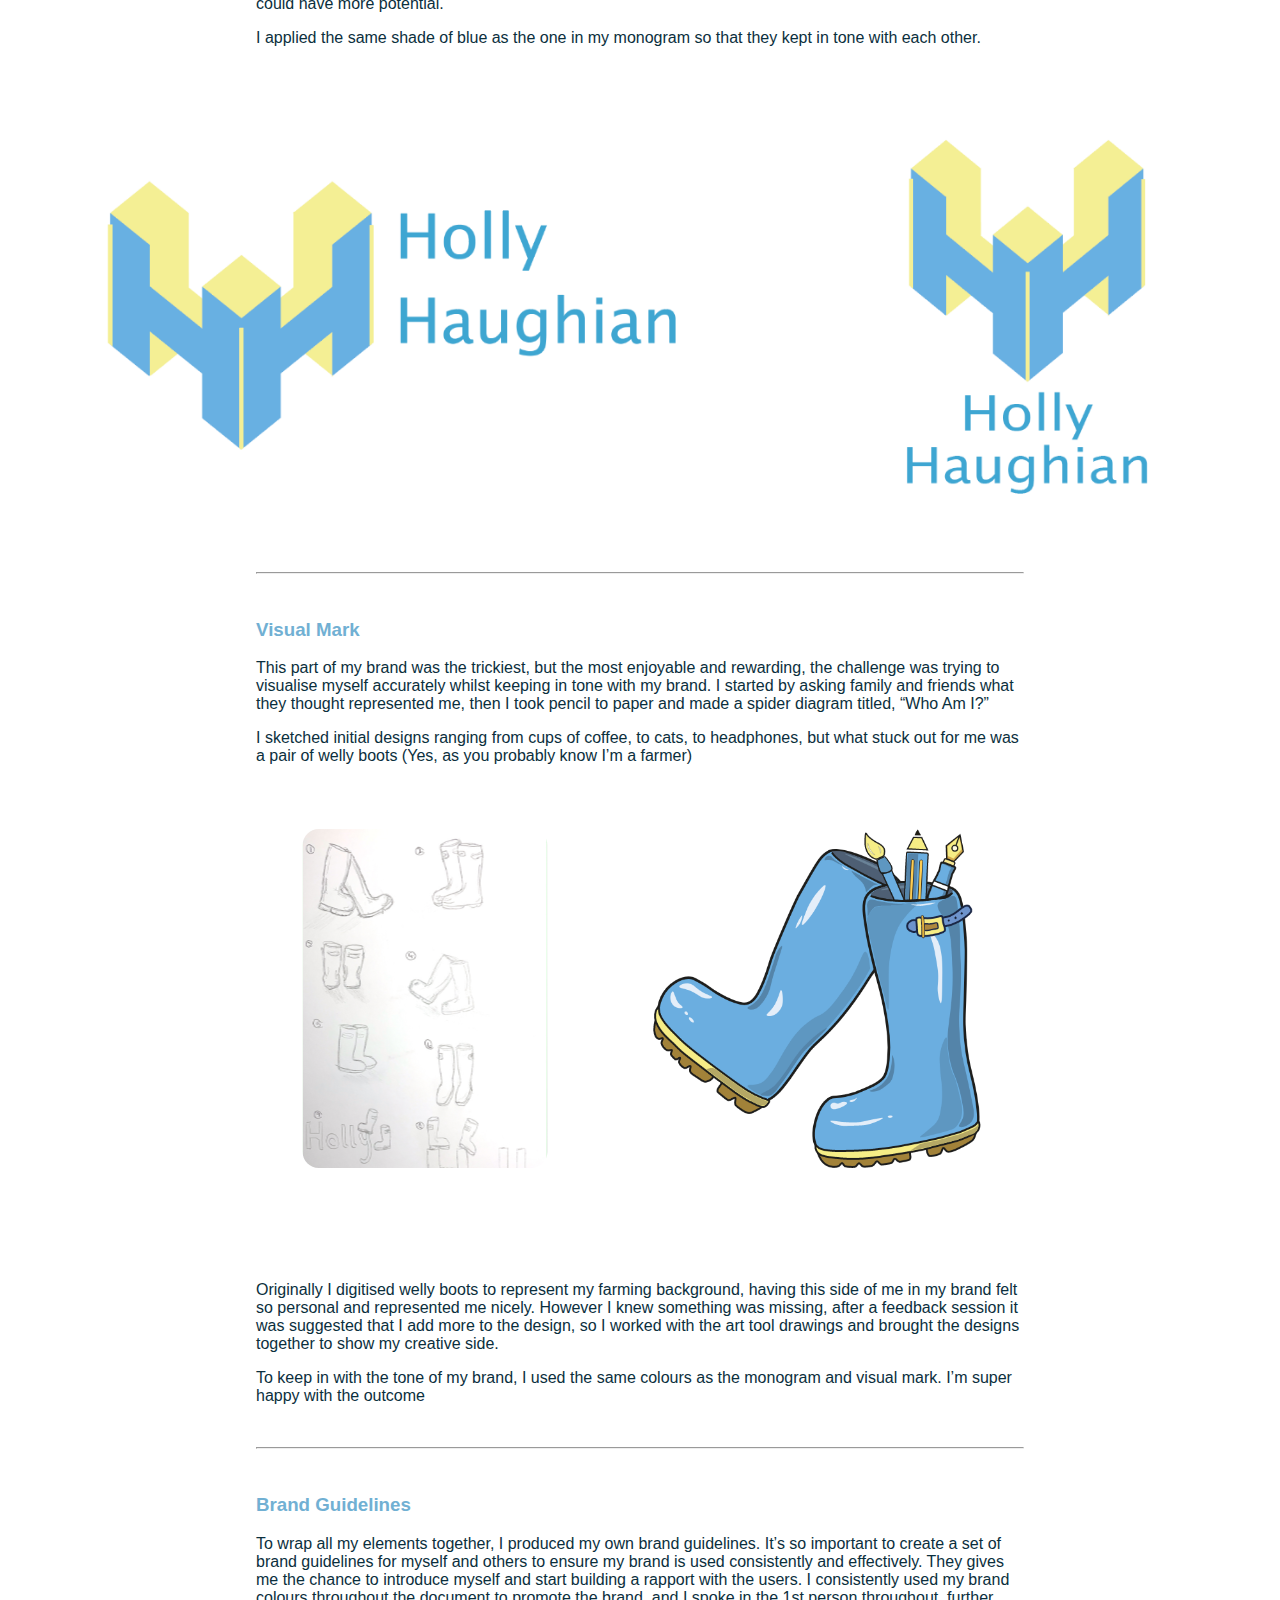
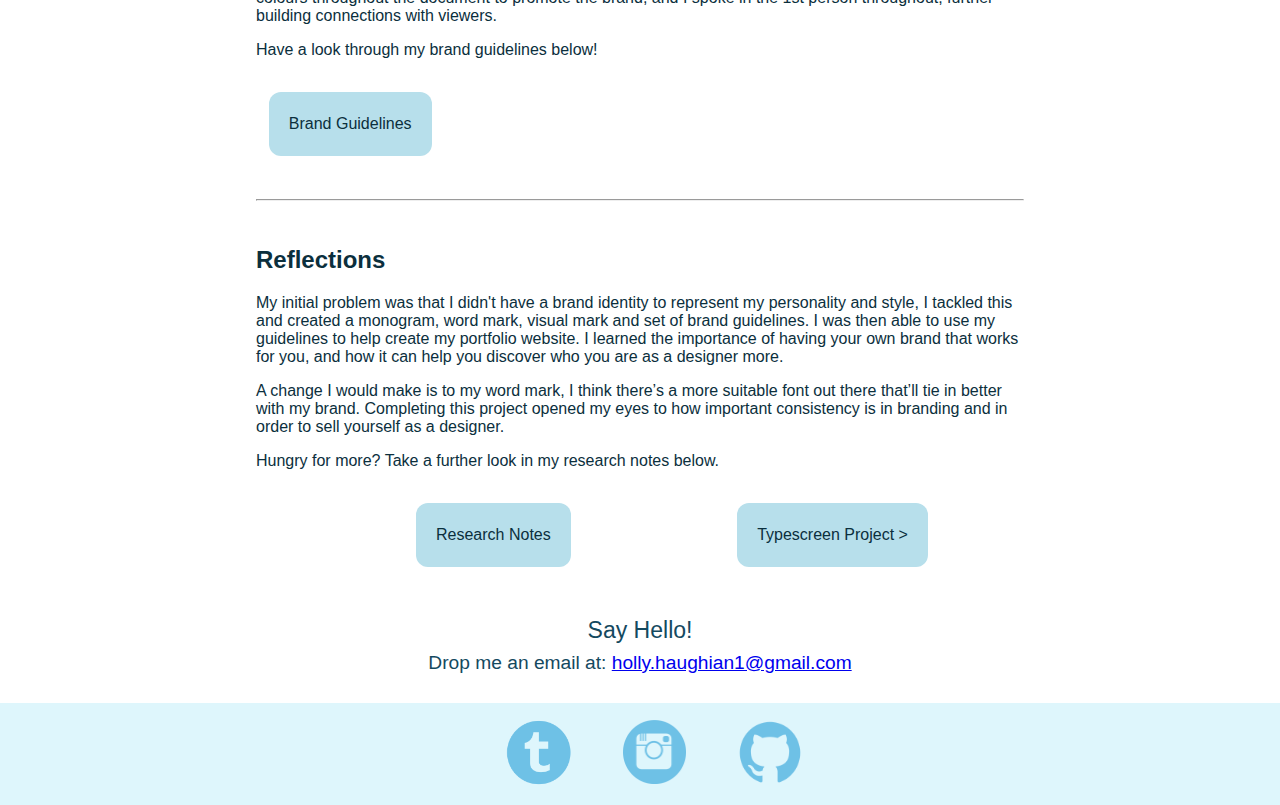
<file: projectbranding.html>
<!DOCTYPE html>
<html lang="en">   <!--language (English)-->
<head>
    <meta charset="UTF-8">
    <meta name="viewport" content="width=device-width, initial-scale=1.0">
    <title>Holly Haughian</title>
    <link rel="stylesheet" href="css/style.css">
    <link rel="stylesheet" href="css/project2.css">
    
   
</head>
<body>
    <div class="container1">
        <header>
            <a href="newindex.html"><img src="images/HHlogo.svg" alt="Holly Haughian" class="logo" id="row"></a>

     
        <div class="navbar-container">
          
            <nav>
            
              <ul class="nav-list" id="nav">
               
                <li class="link"><a href="newindex.html">Home</a> <div class="underline1"></div></li>

                <li class="link"><a href="work.html">Work</a> <div class="underline2"></div></li>
    
                <li class="link"><a href="about.html">About</a> <div class="underline3"></div></li>
    
                <li class="link"><a href="contact.html">Contact</a> <div class="underline4"></div></li>

                <li class="link"><a href="mailto:holly.haughian1@gmail.com"><button class="buttonnav button4">Hire Me</button></a></li>
                
    
                </ul>
            </nav>
          </div>

        </header>


        <div class="banner">
            
        </div>
        

        <div class="centre">
            <h2>Problem</h2>
            <p>I wanted to create a brand that reflected my personality and style through visuals. 
                My problem was being a first year interaction design student, I didn’t know who I 
                was as a designer. Tackling this required me to carry out extensive research and many sketches.                
             </p>
             <p>Role: Branding, illustration, typography, web design & front end development.</p>
             <p>Tools: Adobe Illustrator, Adobe XD, Visual Studio Code using HTML and CSS. </p>
            
         </div>
         

         <div class="centre"> <hr>
            <h2>Process</h2>
            <p>My ideas ranged from a currency app to a single destination app whilst considering past travelling experiences I've had. I based it around the National Parks in America, I wanted to chose a location based app and I have been to two national parks so the app was personal to me. My target audience are adults visiting the parks to educate them and their families on them. </p>
        
            <h3>Monogram</h3>
             <p>To kick off the design process, I carried out over 100 different sketches to really explore every possible design. We had many content audits and very helpful feedback which helped steer me in the right direction when designing, there was a lot of possibilities when it came to working with two H’s so narrowing it down was a challenge. I loved the start of this process as I timed myself to do so many designs in ten minutes.</p>
            <p>However, as time went on I overthought the sketches and lost my creative flow. This resulted in me digitising 3 monograms that didn’t work out. I solved this problem by going back to paper with a fresh mind and finally reaching a design that worked. </p>
            <br>
            <div class="grid2">
                  
                    <img src="images/monogram1.svg" alt="monograms" class="monogram1">

                    <img src="images/monogram2.svg" alt="monograms" class="monogram2">
                   
                </div>
                <img src="images/drawingmonogram.svg" alt="monograms" class="monogram3">
                <p class="sketches">Sketches for my monogram.</p>
                <br>
                <div class="fillcontent">

                     <img src="images/refinedmonogram.svg" alt="monograms" class="refinedmonogram">
                     <div class="grid2">
                  
                        <p>Before Refinements</p>
                        <p>After Refinements</p>
                       
                    </div>
                </div>

               
            
        </div>

        <div class="centre">
            
            <p>I refined the design with the help of Illustrator’s rulers, this helped my monogram have a clean, professional finish. I wanted to go for fun, vivid and strong colours as the design contains sharp lines and edges so I wanted playful colours to contrast this, portraying both a fun, welcoming side and a more sophisticated one.</p>
           

         </div> 
         <div class="centre2">
           <br>
         <img src="images/finishedmonogram.svg" alt="monograms" class="finishedmonogram">
        </div>


        <div class="centre">
            <hr><br>
            <h3>Word Mark</h3>
            <p>My next challenge was creating a word mark to compliment the monogram. 
                I began sketching and then digitising possible word marks. I started
                experimenting with a lot of different typeface styles and sizes, as well as how I would position it with my monogram.               
             </p><br>
             <img src="images/wordmark.svg" alt="wordmarkwork" class="wordmarkprocess">
                <br><br>
             <p>I was looking for a simple word mark style as my monogram is quite bold. I found it challenging picking a typeface that didn’t clash with the monogram’s personality. I had narrowed it down to 3 fonts which were Rig Solid, Paralucent and Lucia Grande. Lucia Grande flowed well with my monogram and gives an inviting tone through it’s san-serif look, however the word mark is an area of my brand that I want to work on as I think it could have more potential. </p>
                <p>I applied the same shade of blue as the one in my monogram so that they kept in tone with each other.</p>
         </div>

              </div>

              <div class="centre3">
              
              <img src="images/finishedwordmark.svg" alt="wordmark" class="finishedwordmark">
             </div>

    <div class="container">

        <div class="centre">
            <hr><br>
            <h3>Visual Mark</h3>
            <p>This part of my brand was the trickiest, but the most enjoyable and rewarding, the challenge was trying to visualise myself accurately whilst keeping in tone with 
                my brand. I started by asking family and friends what they thought represented me, then I took pencil to paper and made a spider diagram titled, “Who Am I?”</p>
            <p>I sketched initial designs ranging from cups of coffee, to cats, to headphones, but what stuck out for me was a pair of welly boots  (Yes, as you probably know I’m a farmer)</p>
            
            <div class="grid2">
                  
                <img src="images/visual.svg" alt="visuals" class="visual">

                <img src="images/wellyboot.svg" alt="visualmark" class="visualmarkfinished">
               
            </div>

            <p>Originally I digitised welly boots to represent my farming background, having this side of me in my brand felt so personal and represented me nicely. However I knew something was missing, after a feedback session it was suggested that I add more to the design, so I worked with the art tool drawings and brought the designs together to show my creative side. </p>
            <p>To keep in with the tone of my brand, I used the same colours as the monogram and visual mark. I’m super happy with the outcome</p>
            
            <br><hr><br>

            <h3>Brand Guidelines</h3>
            <p>To wrap all my elements together, I produced my own brand guidelines. It’s so important to create a set of brand guidelines for myself and others to ensure my brand is used consistently and effectively. They gives me the chance to introduce myself and start building a rapport with the users. I consistently used my brand colours throughout the document to promote the brand, and I spoke in the 1st person throughout, further building connections with viewers. </p>
            <p>Have a look through my brand guidelines below!</p>

            <a target="_blank" href="https://holly-haughian1999.github.io/BrandGuidelines/brandguidelinespdf.pdf"><button class="buttonnav brandbutton">Brand Guidelines</button></a>

                <br><br><hr><br>

                <h2>Reflections</h2>
                <p>My initial problem was that I didn't have a brand identity to represent my personality and style, I tackled this and created a monogram, word mark, visual mark and set of brand guidelines. I was then able to use my guidelines to help create my portfolio website. I learned the importance of having your own brand that works for you, and how it can help you discover who you are as a designer more. </p>
                <p>A change I would make is to my word mark, I think there’s a more suitable font out there that’ll tie in better with my brand. Completing this project opened my eyes to how important consistency is in branding and in order to sell yourself as a designer.</p>

                <p>Hungry for more? Take a further look in my research notes below.</p>
                <a target="_blank" href="https://hollyhaughian.tumblr.com/search/ixd103"><button class="buttonnav brandbutton1">Research Notes</button></a>
                   <a  href="projecttype.html"><button class="buttonnav brandbutton1">Typescreen Project ></button></a>


         </div>
     




    </div>

    
    <footer>
        <div class="footer-text">
            <p class="hellotext">Say Hello!</p>
            <p>Drop me an email at: <a href="mailto:holly.haughian1@gmail.com">holly.haughian1@gmail.com</a></p>
        </div>
        <div class="footer-container" id="footer">
            <div class="container">
               
                <ul class="connections">
                    <li class="button"><a href="https://hollyhaughian.tumblr.com" target="_blank"><img src="images/tumblr-icon.svg" alt="View My Tumblr" class="button1"></a></li>
                    <li class="button"><a href="https://www.instagram.com/holly.design_/" target="_blank"><img src="images/instagram-icon.svg" alt="View My Instagram" class="button2"></a></li> 
                    <li class="button"><a href="https://github.com/holly-haughian1999" target="_blank"><img src="images/github-icon.svg" alt="View My Github" class="button3"></a></li>
        
                </ul>
            </div>
        </div>
       
    </footer>
  

</body>



</html>
</file>
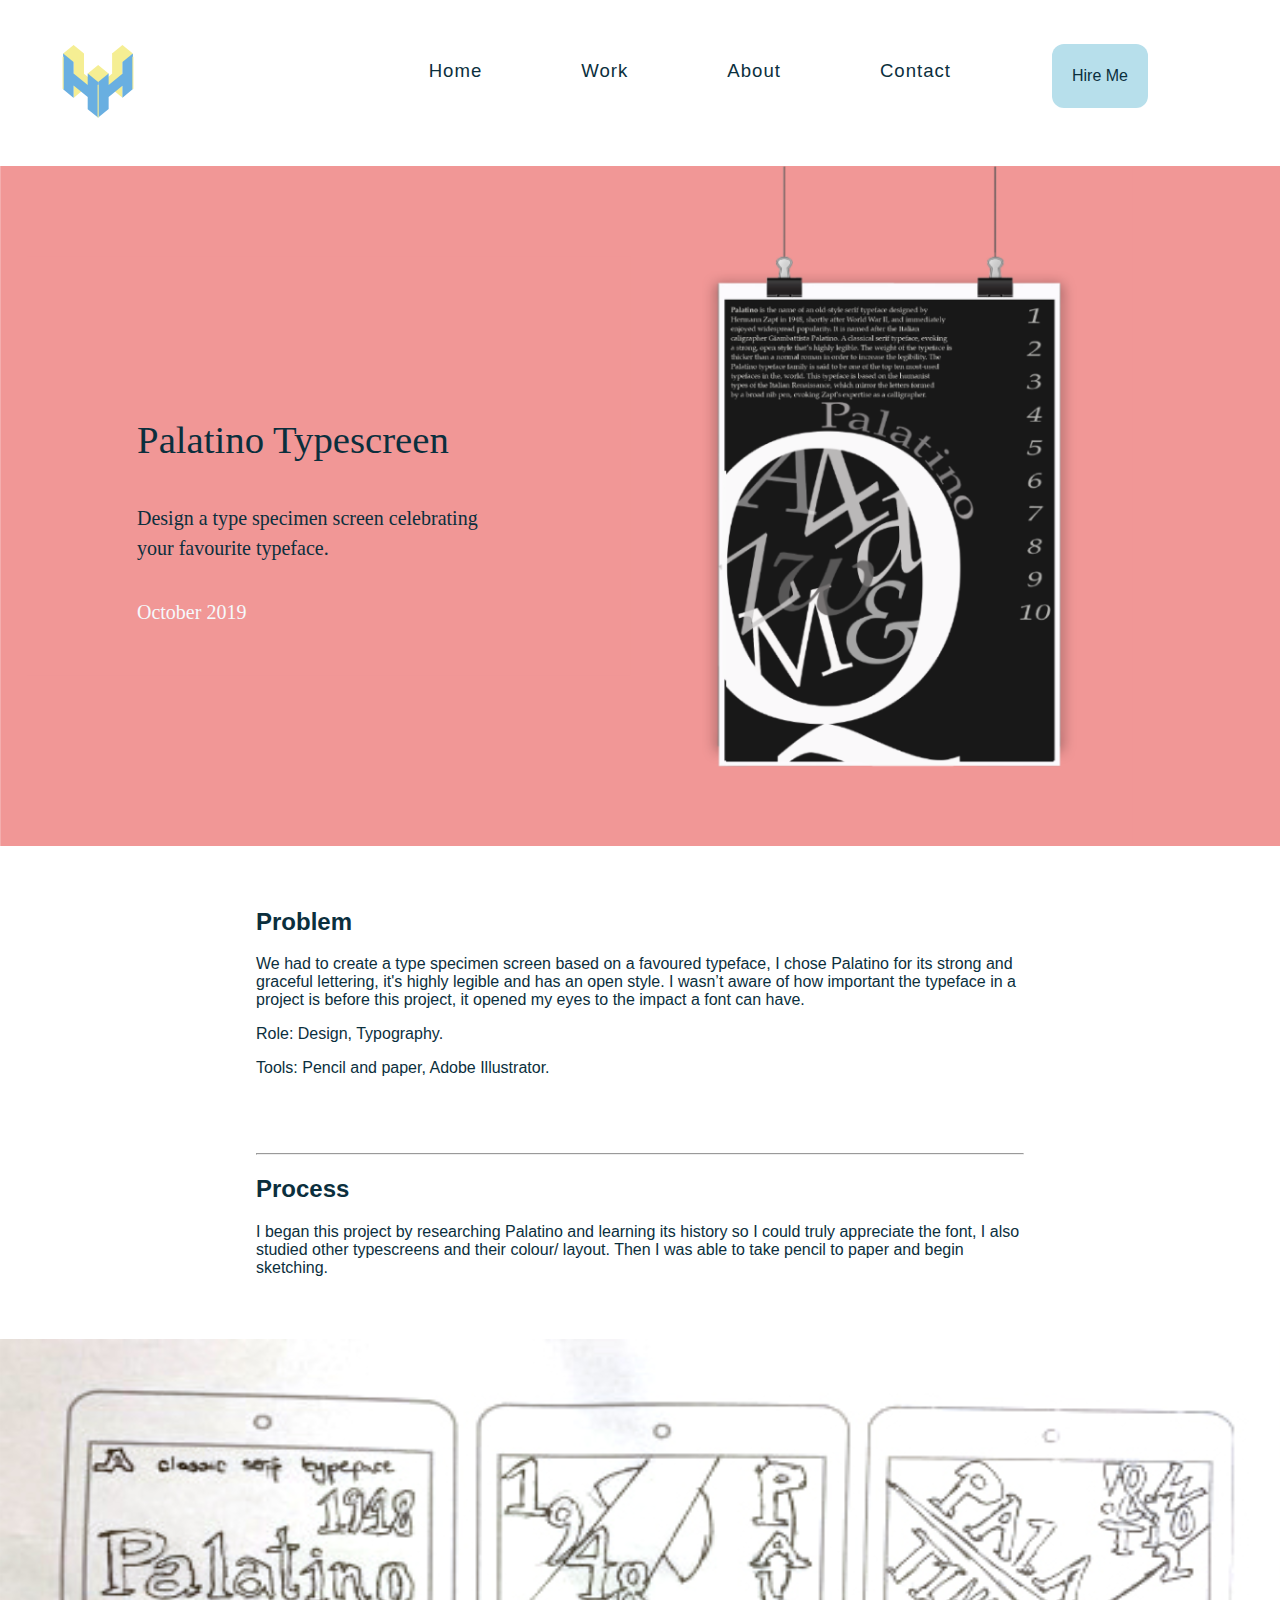
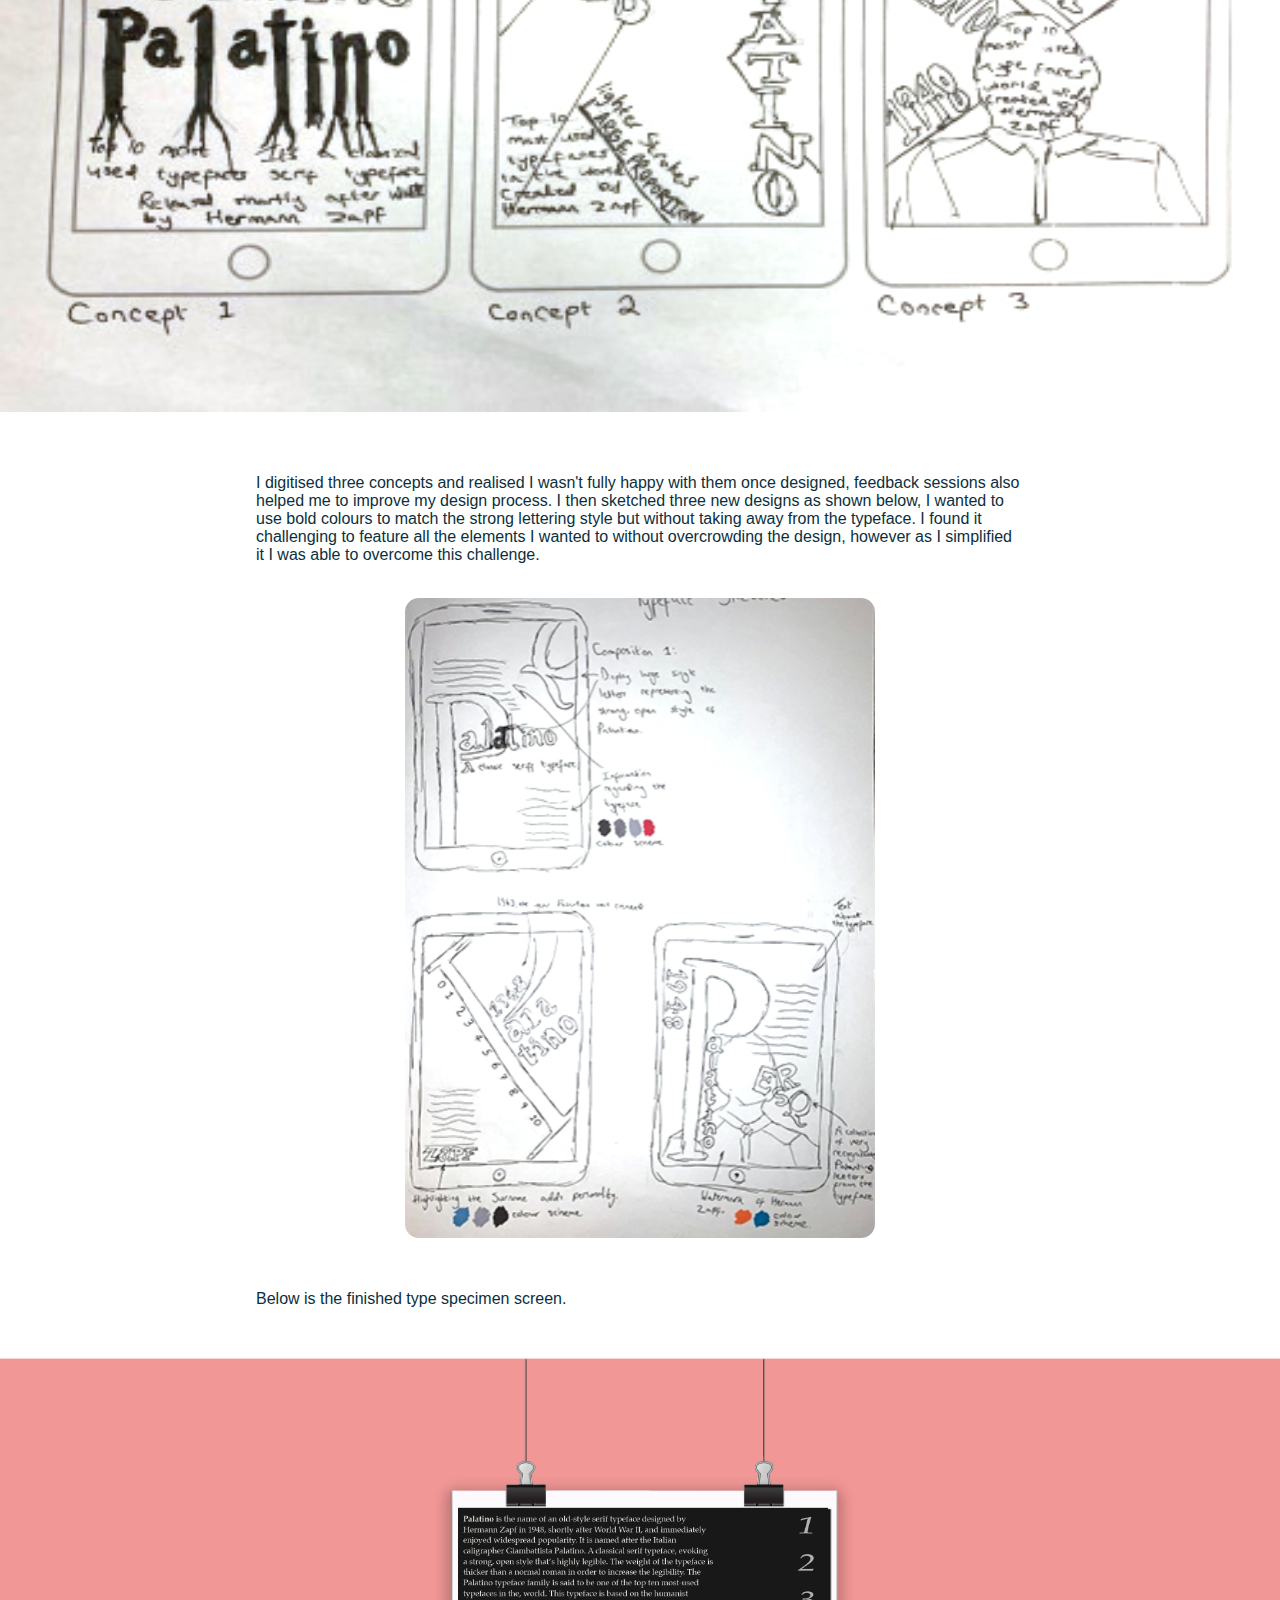
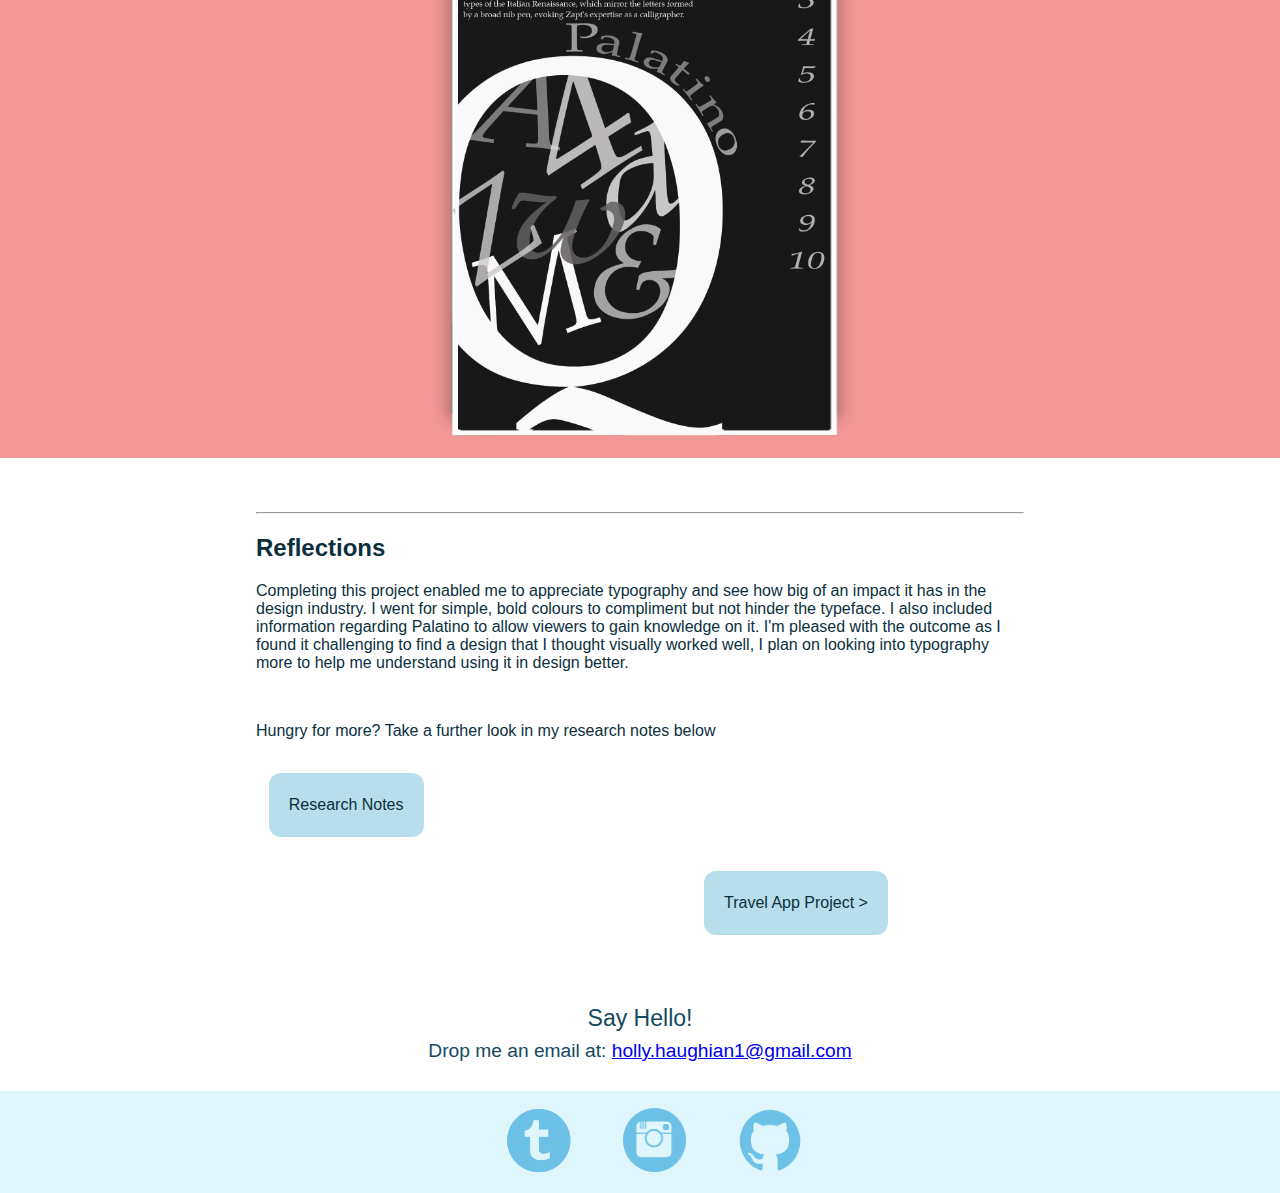
<file: projecttype.html>
<!DOCTYPE html>
<html lang="en">   <!--language (English)-->
<head>
    <meta charset="UTF-8">
    <meta name="viewport" content="width=device-width, initial-scale=1.0">
    <title>Holly Haughian</title>
    <link rel="stylesheet" href="css/style.css">
    <link rel="stylesheet" href="css/project3.css">
    
   
</head>
<body>
    <div class="container1">
        <header>
            <a href="newindex.html"><img src="images/HHlogo.svg" alt="Holly Haughian" class="logo" id="row"></a>

     
        <div class="navbar-container">
          
            <nav>
            
              <ul class="nav-list" id="nav">
               
                <li class="link"><a href="newindex.html">Home</a> <div class="underline1"></div></li>

                <li class="link"><a href="work.html">Work</a> <div class="underline2"></div></li>
    
                <li class="link"><a href="about.html">About</a> <div class="underline3"></div></li>
    
                <li class="link"><a href="contact.html">Contact</a> <div class="underline4"></div></li>

                <li class="link"><a href="mailto:holly.haughian1@gmail.com"><button class="buttonnav button4">Hire Me</button></a></li>
                
    
                </ul>
            </nav>
          </div>

        </header>


        <div class="banner">


        </div>
      
        <div class="centre">
            <h2>Problem</h2>
            <p>We had to create a type specimen screen based on a favoured typeface, I chose Palatino for its strong and graceful lettering, it's highly legible and has an open style. 
                I wasn’t aware of how important the typeface in a project is before this project, it opened my eyes to the impact a font can have.             
             </p>
             <p>Role: Design, Typography.</p>
             <p>Tools: Pencil and paper, Adobe Illustrator. </p>
            
         </div>

         <div class="centre"> <hr>
            <h2>Process</h2>
            <p>I began this project by researching Palatino and learning its history so I could truly appreciate the font, I also studied other typescreens and their colour/ layout. Then I was able to take pencil to paper and begin sketching.</p>
            <br>

         

        

               
            
        </div>
        

    </div>  

    <div>     
        <br>  
       <img src="images/typesketch.svg" alt="Typescreen Sketches" class="typesketch">
    </div>


    <div class="container1">
        <div class="centre">
        <p>I digitised three concepts and realised I wasn't fully happy with them once designed, feedback sessions also helped me to improve my design process. I then sketched three new designs as shown below, I wanted to use bold colours to match the strong lettering style but without taking away from the typeface. I found it challenging to feature all the elements I wanted to without overcrowding the design, however as I simplified it I was able to overcome this challenge. </p>
        <br>
        <img src="images/moresketches.svg" alt="Typescreen Sketches" class="sketch">
            <br><br>
        <p>Below is the finished type specimen screen.</p>
    </div>
    </div>


    <div>     
        <br>  
       <img src="images/finishedscreen.svg" alt="Typescreen" class="finalscreen">
    </div>

    <div class="container1">
        <div class="centre">
            <hr>
            <h2>Reflections</h2>
            <p>Completing this project enabled me to appreciate typography and see how big of an impact it has in the design industry. I went for simple, bold colours to compliment but not hinder the typeface. I also included information regarding Palatino to allow viewers to gain knowledge on it. I'm pleased with the outcome as I found it challenging to find a design that I thought visually worked well, I plan on looking into typography more to help me understand using it in design better.</p>
                <br>
            <p>Hungry for more? Take a further look in my research notes below</p>
            <a target="_blank" href="https://hollyhaughian.tumblr.com/search/ixd102"><button class="buttonnav brandbutton">Research Notes</button></a>
            <a  href="projectapp.html"><button class="buttonnav brandbutton2">Travel App Project ></button></a>



        </div>
    </div>


    
    <footer>
        <div class="typefooter">
        <div class="footer-text">
            <p class="hellotext">Say Hello!</p>
            <p>Drop me an email at: <a href="mailto:holly.haughian1@gmail.com">holly.haughian1@gmail.com</a></p>
        </div>
        <div class="footer-container" id="footer">
            <div class="container">
               
                <ul class="connections">
                    <li class="button"><a href="https://hollyhaughian.tumblr.com" target="_blank"><img src="images/tumblr-icon.svg" alt="View My Tumblr" class="button1"></a></li>
                    <li class="button"><a href="https://www.instagram.com/holly.design_/" target="_blank"><img src="images/instagram-icon.svg" alt="View My Instagram" class="button2"></a></li> 
                    <li class="button"><a href="https://github.com/holly-haughian1999" target="_blank"><img src="images/github-icon.svg" alt="View My Github" class="button3"></a></li>
        
                </ul>
            </div>
        </div>
       </div>
    </footer>
  

</body>



</html>
</file>
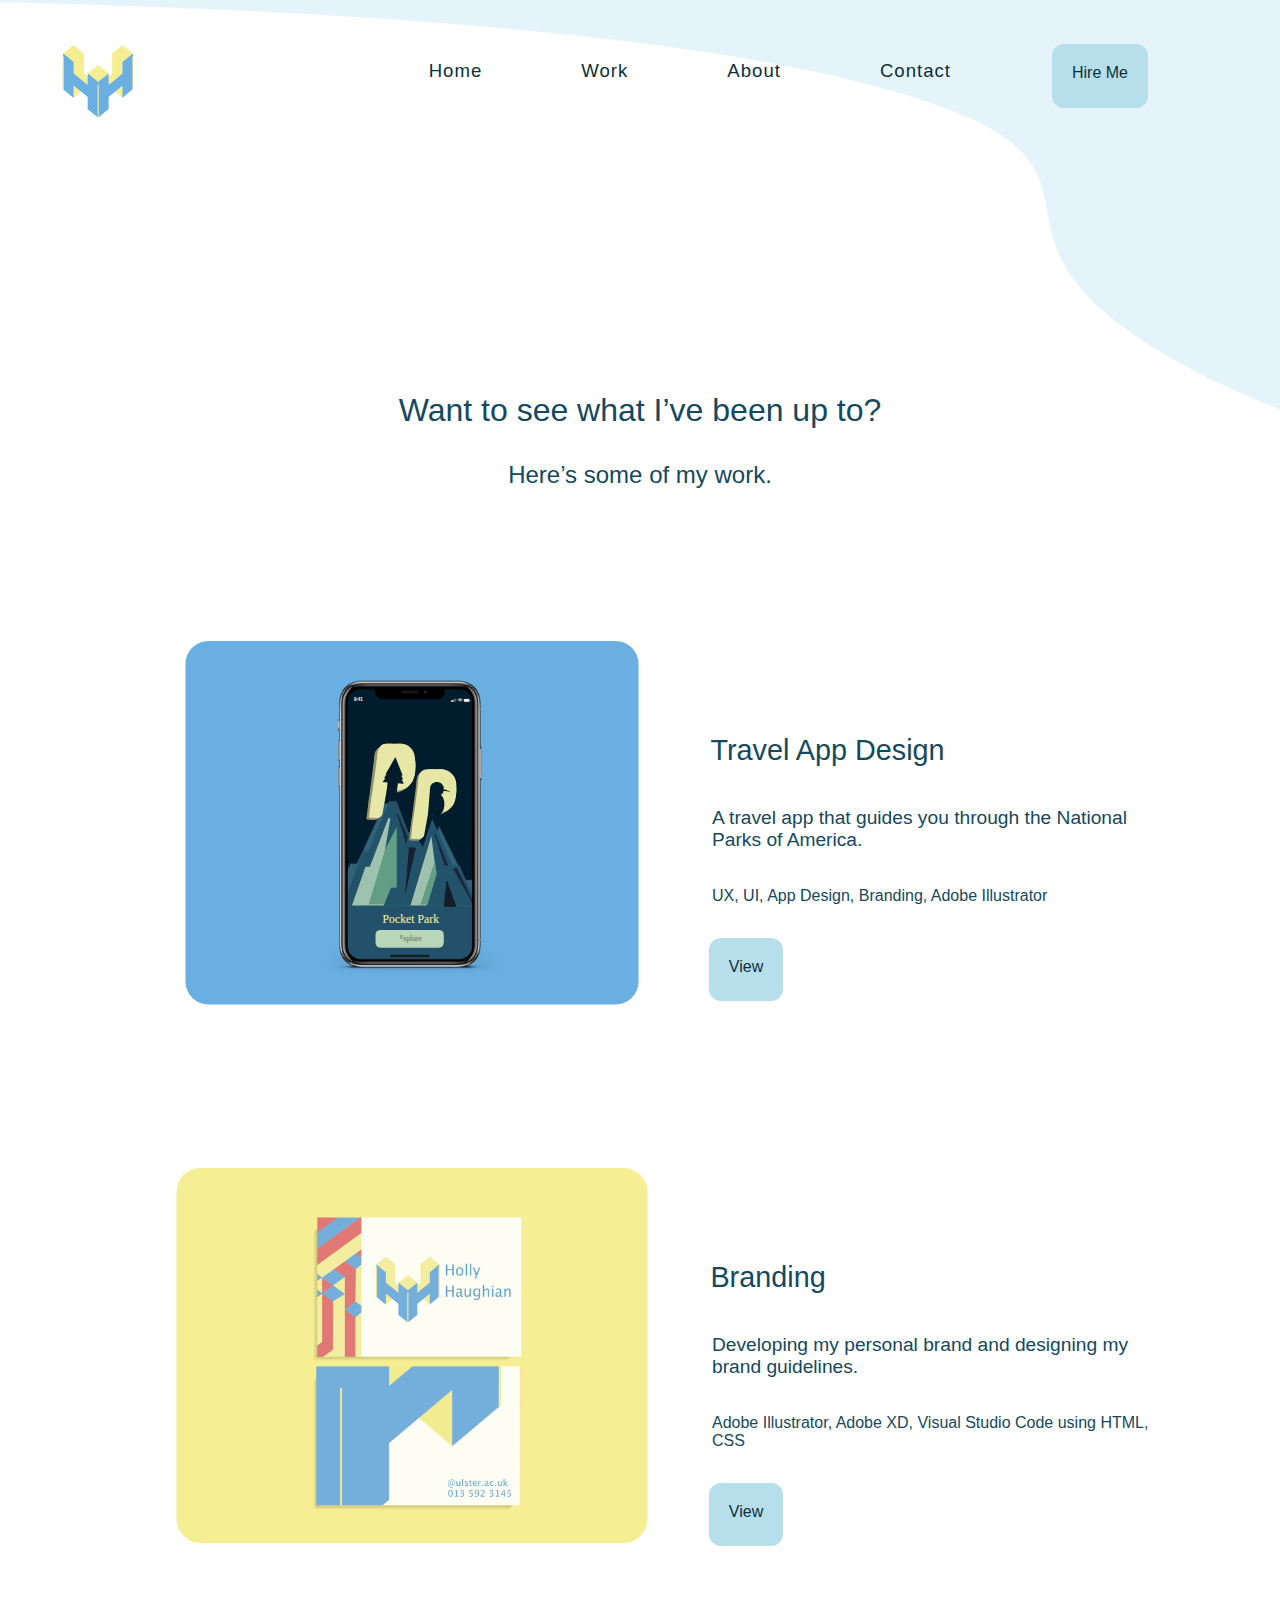
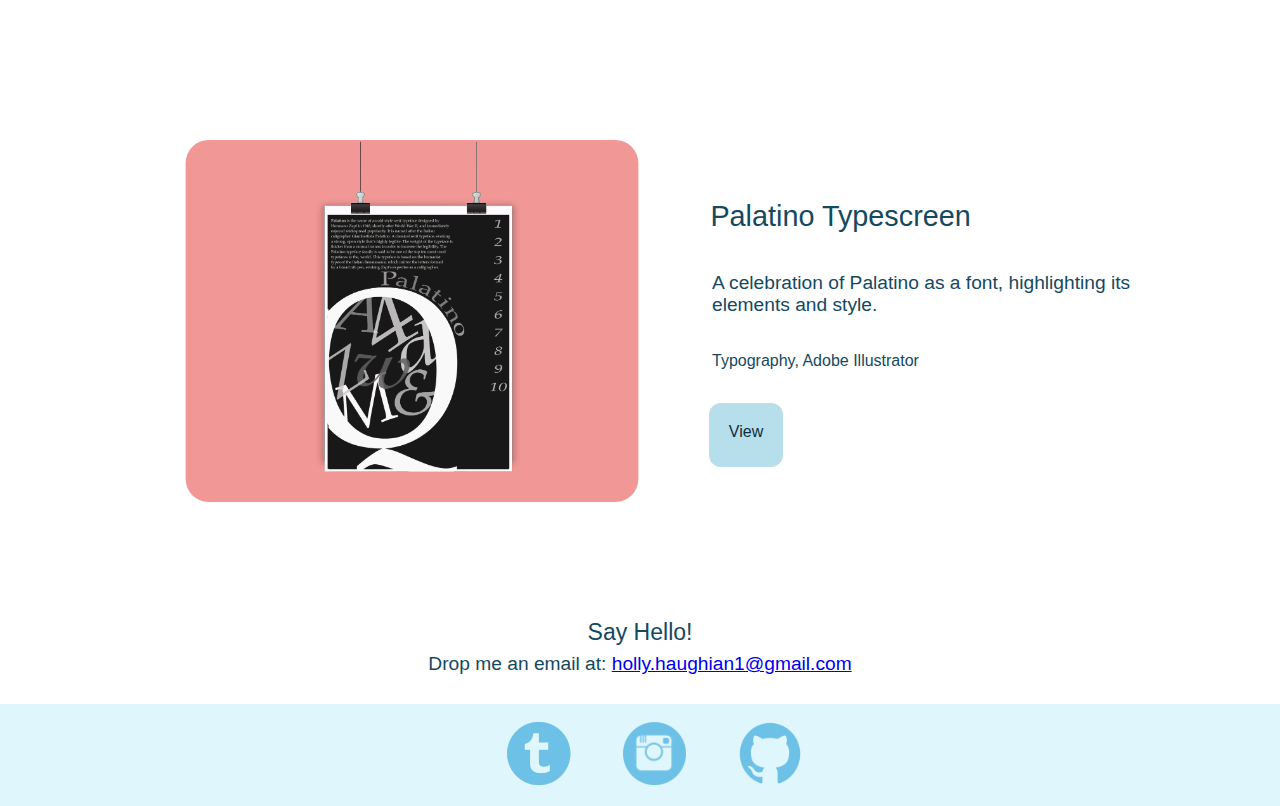
<file: work.html>
<!DOCTYPE html>
<html lang="en">   <!--language (English)-->
<head>
    <meta charset="UTF-8">
    <meta name="viewport" content="width=device-width, initial-scale=1.0">
    <title>Holly Haughian</title>
    <link rel="stylesheet" href="css/style.css">
    <link rel="stylesheet" href="css/work.css">
</head>
<body>
    <div class="containerwork">
        <header>
            <a href="newindex.html"><img src="images/HHlogo.svg" alt="Holly Haughian" class="logo" id="row"></a>
     
        <div class="navbar-container">
          
            <nav>
            
              <ul class="nav-list" id="nav">
               
                <li class="link"><a href="newindex.html">Home</a> <div class="underline1"></div></li>

                <li class="link"><a href="work.html">Work</a> <div class="underline2"></div></li>
    
                <li class="link"><a href="about.html">About</a> <div class="underline3"></div></li>
    
                <li class="link"><a href="contact.html">Contact</a> <div class="underline4"></div></li>

                <li class="link"><a href="mailto:holly.haughian1@gmail.com"><button class="buttonnav button4">Hire Me</button></a></li>
    
    
                
    
                </ul>
            </nav>
          </div>

        </header>
       
        

    </div>  

    <div class="contentwork">

        <div class="headersection">
            <p class="title1">Want to see what I’ve been up to?</p>
            <p class="title2">Here’s some of my work.</p>
        </div>

        <div class="work1grid">
            
            <div>
                <img src="images/appimage.svg" alt="travelapp" class="travelapp">
            </div>

            <div class="apptext">
                <h2 class="app-title">Travel App Design</h2>
                         <div class="paragraphs">
                         <p class="app-paragraph">A travel app that guides you 
                            through the National Parks of 
                            America.</p>
                            <br>
                            <br>
                            <br>
                        <p class="tools">UX, UI, App Design, Branding, Adobe Illustrator</p>
                         </div>
                <a href="projectapp.html"><button class="buttonnav viewbutton">View</button></a>
            </div>

        </div>


        <div class="work1grid">
            
            <div>
                <img src="images/brandingimage.svg" alt="travelapp" class="travelapp">
            </div>

            <div class="apptext">
                <h2 class="app-title">Branding</h2>
                         <div class="paragraphs">
                         <p class="app-paragraph">Developing my personal brand 
                            and designing my brand guidelines.</p>
                            <br>
                            <br>
                            <br>
                        <p class="tools">Adobe Illustrator, Adobe XD, Visual Studio Code 
                            using HTML, CSS </p>
                         </div>
                         <a href="projectbranding.html"><button class="buttonnav viewbutton">View</button></a>
           
            </div>

        </div>



        <div class="work1grid">
            
            <div>
                <img src="images/typescreenimage.svg" alt="travelapp" class="travelapp">
            </div>

            <div class="apptext">
                <h2 class="app-title">Palatino Typescreen</h2>
                         <div class="paragraphs">
                         <p class="app-paragraph">A celebration of Palatino as a font, 
                            highlighting its elements and style.</p>
                            <br>
                            <br>
                            <br>
                        <p class="tools">Typography, Adobe Illustrator</p>
                         </div>
                         <a href="projecttype.html"><button class="buttonnav viewbutton">View</button></a>
           
            </div>

        </div>


        
    </div>


    
    <footer>
        <div class="footer-text">
            <p class="hellotext">Say Hello!</p>
            <p>Drop me an email at: <a href="mailto:holly.haughian1@gmail.com">holly.haughian1@gmail.com</a></p>
        </div>
        <div class="footer-container" id="footer">
            <div class="container">
               
                <ul class="connections">
                    <li class="button"><a href="https://hollyhaughian.tumblr.com" target="_blank"><img src="images/tumblr-icon.svg" alt="View My Tumblr" class="button1"></a></li>
                    <li class="button"><a href="https://www.instagram.com/holly.design_/" target="_blank"><img src="images/instagram-icon.svg" alt="View My Instagram" class="button2"></a></li> 
                    <li class="button"><a href="https://github.com/holly-haughian1999" target="_blank"><img src="images/github-icon.svg" alt="View My Github" class="button3"></a></li>
        
                </ul>
            </div>
        </div>
       
    </footer>
  

</body>



</html>
</file>
<file: css/main.css>
/*---------- MAIN STYLING ----------*/

body, html {
    height: 100%;
    width: 100%;
    margin: 0;
    padding: 0;
    font-family: poppins, sans-serif;
    font-style: normal;
    font-weight: 100;
}

/*---------- NAV STYLING ----------*/


nav{
    
    top: 0;
    left: 0;
    margin: 0;
    width: 100%;
    text-align: center;
    
}



nav ul{
    text-align: center;
    letter-spacing: 1px;
    float: right;
    
}

nav ul li{
    margin: 7px;
    float: left;
    text-align: center;
}




.navbar-container {

	text-align: center;
    font-size: 0;
    height: .3em;
}

.navbar-container ul {
	
	padding: 0;
	text-align: center;
	display: inline-block;
	vertical-align: middle;
}

.navbar-container ul li {
	display: inline-block;
    font-size: 12px;
    text-align: center;
}

.navbar-container ul li a {
    color: #0B2F3D;
	text-decoration: none;
	display: inline-block;	
	padding: 10px;
    transition: 0.5s;
    font-size: 1.55em;
    margin-top: 1.4em;
    text-align: center;
    clear: right;
    
}

.link{
    margin-right: 6em;
}

.navbar-container ul li .underline1 {
	height: 3px;
	background-color: transparent;
	width: 0%;
    transition: 0.5s;
	margin: 0 auto;
}

.navbar-container ul li .underline2 {
	height: 3px;
	background-color: transparent;
	width: 0%;
    transition: 0.5s;
	margin: 0 auto;
}

.navbar-container ul li .underline3 {
	height: 3px;
	background-color: transparent;
	width: 0%;
    transition: 0.5s;
	margin: 0 auto;
}
.navbar-container ul li .underline4 {
	height: 3px;
	background-color: transparent;
	width: 0%;
    transition: 0.5s;
	margin: 0 auto;
}

.navbar-container ul li.active-link .underline1 {
	width: 100%;
	background-color: white;
}
.navbar-container ul li.active-link .underline2 {
	width: 100%;
	background-color: white;
}
.navbar-container ul li.active-link .underline3 {
	width: 100%;
	background-color: white;
}
.navbar-container ul li.active-link .underline4 {
	width: 100%;
	background-color: white;
}
.navbar-container ul li:hover .underline1 {
	background-color: #69AFE1;
	width: 100%;
}
.navbar-container ul li:hover .underline2 {
	background-color: #F5EE93;
	width: 100%;
}
.navbar-container ul li:hover .underline3 {
	background-color: #69AFE1;
	width: 100%;
}
.navbar-container ul li:hover .underline4 {
	background-color: #ED7372;
	width: 100%;
}

.navbar-container ul li:active a {
	transition: none;
	color: rgba(255,255,255,0.76);
}

.navbar-container ul li:active .underline1 {
	transition: none;
	background-color: rgba(255,255,255,0.76);
}

.navbar-container ul li:active .underline2 {
	transition: none;
	background-color: rgba(255,255,255,0.76);
}

.navbar-container ul li:active .underline3 {
	transition: none;
	background-color: rgba(255,255,255,0.76);
}

.navbar-container ul li:active .underline4 {
	transition: none;
	background-color: rgba(255,255,255,0.76);
}

.navbar-container{
    margin-right: 4em;
}

label{
    margin: 0 4px 0 0;
    font-size: 26px;
    line-height: 70px;
    display: none;
    width: 26px;
    float: right;
}
#toggle{
    display: none;
}


/*---------- HOME STYLING ----------*/

.logo{
    padding-top: 2.8em;
    padding-left: 3.6em;
    width: 5em;
    height: 5em;
}

.container1 {
    height: auto;
    width: auto;
    margin-top: 0em;
    background: url('../images/blueheader.svg') no-repeat 20em 0.01em;
    height: 55em;
    background-size: cover;
    background-position: fixed;
    
}

.main.column{
    float: left;
    width: 50%;
    width: 10em; 
}

.main-column{
    width: 50em;
}

.paragraphs{
    width: 50em;
}
.side-column{
    float: right;
    width: 50%;
    
}

.row{
    content: "";
    display: table;
    clear: both;
    width: 80%;
    
}

header{
    display: flex;
    justify-content: space-between;
}

.visualmark{
    height: 75%;
    width: 75%;
   margin-bottom: 10em;
    margin-left: 13em;
    margin-top: -19em;
    position: relative;

}

.home-title {
    font-size: 3em;
    font-weight: 430;
    margin-top: 3.4em;
    margin-left: 3.55em;
    color: #14495f;
}

.home-paragraph{
    margin-left: 7.2em;
}

.home-paragraph, .bluep{
    display: inline-block;
    font-size: 1.5em;
    color: #14495f;
    margin-top: -1em;
}

.bluep{
    margin-left: 0.2em;
    color: #71B0D3;
}

.scroll{
    width: 3em;
    height: 3em;
    margin-left: 7em;
    margin-bottom: 2em;
    margin-top: -5em;
    animation: bounce 1s infinite;
    position: absolute;
}
@keyframes bounce{
    10%{
        height: 50px;
        width: 50px;
    }
    30%{
        height: 50px;
        width: 50px;
        transform: translateY(10px);
    }
   
    
}

/*---------- PORTFOLIO STYLING ----------*/

.portfolio-container{
    width: auto;
    text-align: center;
    position: relative;
    width: 100%;

}

.portfolio-container h2{
    text-align: center;
    margin-bottom: 2em;
    margin-top: 4em;
    position: relative;
}

.row2{
    content: "";
    display: table;
    clear: both;
    width: 80%;
    padding-top:20px; 
    padding-left:15px; 
    padding-right:15px; 
    text-align: center;
    display: flex;
    justify-content: space-between;
    margin-top: 3em;
    margin-bottom: 3em;
   
}


.main-column2, .side-column2, .side-column2-2{
    text-align: center;
    position: relative;
    
}

.branding-image{
    width: 20em;
    height: 20em;
    margin-top: 3em;
    text-align: center;
    margin-left: 1.7em;
    position: relative;

}

.typescreen-image, .app-image{
    width: 23em;
    height: 23em;
    position: relative;
}

.app-image{
    margin-left: 8em;
    width: 24.3em;
    height: 24.3em;
    
}

.typescreen-image{
    width: 21.25em;
    height: 21.25em;
    margin-top: 1.8em;
    margin-left: 3.5em;
}

h2{
    color: #14495f;
    font-weight: 500;
    font-size: 1.5em;
}
p{
    margin-top: 2em;
    color: #14495f;
    font-weight: 400;
    font-size: 1.3em;
    text-align: center;
}

.travel{
    margin-left: 5.4em;
    margin-top: 1.6em;
}
.brand{
    margin-left: 1em;
    margin-top: 2.6em;
}
.type{
    margin-left: 2.7em;
    margin-top: 2.6em;
}



/*---YELLOW BACKGROUND---*/

.yellow-container{
    background: url('../images/yellowbcg.svg') no-repeat 0em 0.01em;
    background-size: cover;
    text-align: center;
    position: relative;
    height: 55em;
}


.row3{
    content: "";
    display: table;
    clear: both;
    width: 80%;
    padding-top:20px; 
    padding-left:15px; 
    padding-right:15px; 
    text-align: center;
    display: flex;
    justify-content: space-between;
    margin-left: 6em;
   
}

.main-column3, .side-column3, .side-column4, .side-column5{
    text-align: center;
    margin-top: 20em;
    margin-bottom: -13em;
}

.title2{
    margin-top: 8em;
    margin-left: 25.7em;
    position: absolute;
}

.pen{
    width: 19em;
    height: 19em;
    margin-top: -0.6em;
   
}
.computer{
    width: 17em;
    height: 17em;
    margin-left: 1em;
    margin-right: -1em;
}



/*---BLUE BACKGROUND---*/

.blue-container{
    background: url('../images/bluebcg.svg') no-repeat 0em 0.01em ;
    background-size: cover;
    background-position: fixed; 
    margin-top: -15em;
   
}

.row4{
    content: "";
    display: table;
    clear: both;
    width: 80%;
    padding-top:20px; 
    padding-left:15px; 
    padding-right:15px; 
    display: flex;
    justify-content: space-between;
    margin-left: 6em;
   
}

.main-column4, .side-column6{
    text-align: center;
    margin-top: 17em;
}

.main-column4{
    width: 30em;
    margin-left: 4em;
}


.me{
    text-align: left;
    color: #14495f;
    font-weight: normal;
    font-size: 1.8em;
}
.myself{
    text-align: left;
    color: #14495f;
}

.selfie{
    height: 25em;
    width: 25em;
    margin-right: 1em;
}




/*----FOOTER-----*/

.footer-container{
    margin-bottom: -2.5em;
}
footer{
    text-align: center;
    font-size: 1em;
    padding: 2.5em 0 4em 0;
 }

 .button { 
    border-radius: 4px;
    padding: 0 15px;
    cursor: pointer;
    height:32px;
    font-size:14px;
    transition: all 0.2s ease-in-out;
    }
    .button:hover { 
    transform: scale(1.1);
    }

    .button { 
        border-radius: 4px;
        padding: 0 15px;
        cursor: pointer;
        height:32px;
        font-size:14px;
        transition: all 0.2s ease-in-out;
        }
        .button:hover { 
        transform: scale(1.1);
        }
        
        

 /*----FOOTER-LINKS-----*/
 .connections{
     position: relative;
     margin: 0 auto;
 }
 .connections ul{
     margin: 0;
     padding: 0;
 }
 .connections li{
     margin: 0 15px;
     padding: 0;
     list-style: none;
     display: inline-block;
 }
 .connections a:link{
     border-bottom: none;
 }
 .connections img{
     opacity: 0.5;
     border: none;
 }
 .connections a:hover{
     opacity: 1.0;
     border-bottom: none;
     transition: all 0.3s ease-in-out;
 }
 #anchor{
   text-align: center;
   display: inline-block;
   font-size: 1.5em;
 }

 .button1{
     height: 5.2em;
     width: 5.2em;
     margin-bottom: 0.7em;
     margin-right: 1em;
 }

 .button2{
    height: 4.55em;
    width: 4.55em;
    margin-bottom: 1.2em;
 }

 .button3{
    height: 7em;
    width: 7em;
 }

/* ----- MEDIA QUERIES -------*/


/*-------- TABLET ----------*/

@media only screen 
and (min-device-width : 375px) 
and (max-device-width : 812px) 
and (-webkit-device-pixel-ratio : 3)
and (orientation : portrait) {

    .scroll{
        display: none;
    }

    nav ul li{
        margin: 4px;
        float: left;
        text-align: center;
    }

    .link{
        margin-right: 1em;
    }

    .navbar-container ul li a {
  
        display: inline-block;
       
       
        font-size: 0.55em;
        
        text-align: center;
        clear: right;
        
    }

   
    .container1{
        font-size: 0.5em;
        text-align: center;
      
    }

    .side-column{
        margin-top: 22em;
        margin-right: 21em;

    }

    .main-column{
        margin-left: -6em;
        margin-top: -8em;
    }

    .row{
        margin-top: 6em;
       
    }
   

    .portfolio-container{
        font-size: 0.6em;
    }
    .portfolio-container h2{
        margin-top: 5em;
    }
    .main-column2{
        margin-left: em;
    }
    .side-column2{
        margin-top: 30em;
        margin-left: -47em;
    }
    .branding-image{
        width: 19.5em;
        height: 19.5em;
    }
    .side-column2-2{
        margin-top: 60em;
        margin-left: -48em;

    }

    .row3{
        font-size: 0.5em;
       text-align: center;
       margin-top: -3em;
    }

    .main-column3{
        margin-left: -4em;
       margin-top: -0.000001em;
    }
    .side-column5{
        margin-top: -0.000001em;
    }

    .pen{
        display: none;
    }
    .computer{
        display: none;
    }

    .yellow-container{
        height: 10em;
    }

    .blue-container{
        margin-bottom: -1.8em;
    }
    .row4{
        margin-top: 5em;
    }

    .me{
        font-size: 1em;
        margin-top: -5em;
    }
    .myself{
        font-size: 0.6em;
        margin-top: -0.5em;
    }
    .main-column4{
        margin-left: -5em;
        
        width: 50%;
    }

    .selfie{
        height: 8em;
        width: 8em;
        margin-top: -5em;
        margin-left: -5em;
      
    }

    .side-column6{
        width: 50%;
        margin-left: -3em;
    }

    #footer{
        font-size: 0.5em;
    }

    .button1, .button2{
        width: 2em;
        height: 2em;
    }
    .button3{
        width: 3em;
        height: 3em;
    }
    .button2{
        margin-bottom: 0.6em;
    }
    .button1{
        margin-top: 0.5em;
    }



    

}
</file>
<file: css/about.css>
.container1 p{
    font-size: 1.2em;
    color: #14495f; 
}
.about-title{
        font-size: 2.4em;
        font-weight: 400;
        color: #14495f;
        margin-left: 0.3em;
        margin-bottom: -0.01em;
}


.selfie{
    height: 22em;
    width: 22em;
    position: relative;
    margin-top: -2em;
    margin-left: 5em;

}

/*---CENTRE---*/

.centre{
  margin: auto;
  width: 50%;
  padding: 10px;
  margin-top: 2em;
  text-align: center;
}

.farmer{
    width: 40em;
    display: block;
    margin-left: auto;
    margin-right: auto
}



/*---BOTTOM---*/

.bottom{
    width: auto;
    padding: 10px;
    text-align: center;
    background: url('../images/aboutusback.svg') no-repeat -0.0001em 0.01em;
    background-size: cover;
    background-position: fixed;
     min-height: calc(80vh - 40px);
  }

  .bottom-content{
      margin-top: 13em;
      margin-left: auto;
      margin-right: auto;
  }

  .about-title1{
    font-size: 1.5em;
    font-weight: 400;
    color: #14495f;
   
  }

  .pen{
    height: 22em;
    width: 22em;
    position: relative;
    margin-left: 4.6em;
    margin-top: 3em;

}
.computer{
    margin-right: 4em;
    margin-top: 2em;
}

.computer{
    height: 22em;
    width: 22em;
    position: relative;
    margin-left: 5em;
}
  
  
.grid div{
    padding: 1em;
   
}
.grid1{
    content: "";
    clear: both;
    width: 80%;
    display: grid;
    grid-template-columns: 1fr 1fr;
    grid-column-gap: 1em;
    grid-auto-rows: minmax(100px, auto);
    padding: 3em 2em 0 9em;
    margin-top: -2em;
   
}

.grid2{
    content: "";
    clear: both;
    width: 30%;
    display: grid;
    grid-template-columns: 1fr 1fr;
    grid-column-gap: 1em;
    grid-auto-rows: minmax(100px, auto);
    margin-left: auto;
    margin-right: auto;
   
}

.aboutbutton{
    border-radius: 12px;
      margin-left: 0.8em;
      height: 4em;
      text-align: center;

}
.cvbutton{
    border-radius: 12px;
      margin-left: 0.8em;
      height: 4em;
      text-align: center;
      font-weight: 400;

}

/*---------- MAIN STYLING ----------*/

body, html {
    height: 100%;
    width: 100%;
    margin: 0;
    padding: 0;
    font-family: poppins, sans-serif;
    font-style: normal;
    font-weight: 100;
}


/*---------- NAV STYLING ----------*/

.buttonnav {
    background-color: #b7dfeb;
    border: none;
    color: #0B2F3D;
    padding: 20px;
    text-align: center;
    text-decoration: none;
    display: inline-block;
    font-size: 16px;
    font-family: poppins, sans-serif;
    margin: 17px 2px;
    height: 4em;
    
  }
  .buttonnav2 {
    background-color: #b7dfeb;
    border: none;
    color: #0B2F3D;
    padding: 20px;
    text-align: center;
    text-decoration: none;
    display: inline-block;
    font-size: 16px;
    font-family: poppins, sans-serif;
    margin: 17px 2px;
    height: 1.4em;
    
  }
  .button4 {border-radius: 12px;
    margin-top: -2em;
}

nav{
    
    width: 100%;
    text-align: center;
    
}



nav ul{
    text-align: center;
    letter-spacing: 1px;
    float: right;
    
}

nav ul li{
    margin: 7px;
    float: left;
    text-align: center;
}


.navbar-container {

	text-align: center;
    height: .3em;
}

.navbar-container ul {
	

	text-align: center;
	display: inline-block;
	vertical-align: middle;
}

.navbar-container ul li {
	display: inline-block;
    font-size: 12px;
    text-align: center;
}

.navbar-container ul li a {
    color: #0B2F3D;
	text-decoration: none;
	display: inline-block;	
	padding: 10px;
    transition: 0.5s;
    font-size: 1.55em;
    margin-top: 1.4em;
    text-align: center;
    clear: right;
    
}

.link{
    margin-right: 6em;
}

.navbar-container ul li .underline1 {
	height: 3px;
	background-color: transparent;
	width: 0%;
    transition: 0.5s;
	margin: 0 auto;
}

.navbar-container ul li .underline2 {
	height: 3px;
	background-color: transparent;
	width: 0%;
    transition: 0.5s;
	margin: 0 auto;
}

.navbar-container ul li .underline3 {
	height: 3px;
	background-color: transparent;
	width: 0%;
    transition: 0.5s;
	margin: 0 auto;
}
.navbar-container ul li .underline4 {
	height: 3px;
	background-color: transparent;
	width: 0%;
    transition: 0.5s;
	margin: 0 auto;
}

.navbar-container ul li.active-link .underline1 {
	width: 100%;
	background-color: white;
}
.navbar-container ul li.active-link .underline2 {
	width: 100%;
	background-color: white;
}
.navbar-container ul li.active-link .underline3 {
	width: 100%;
	background-color: white;
}
.navbar-container ul li.active-link .underline4 {
	width: 100%;
	background-color: white;
}
.navbar-container ul li:hover .underline1 {
	background-color: #69AFE1;
	width: 100%;
}
.navbar-container ul li:hover .underline2 {
	background-color: #F5EE93;
	width: 100%;
}
.navbar-container ul li:hover .underline3 {
	background-color: #69AFE1;
	width: 100%;
}
.navbar-container ul li:hover .underline4 {
	background-color: #ED7372;
	width: 100%;
}

.navbar-container ul li:active a {
	transition: none;
	color: rgba(255,255,255,0.76);
}

.navbar-container ul li:active .underline1 {
	transition: none;
	background-color: rgba(255,255,255,0.76);
}

.navbar-container ul li:active .underline2 {
	transition: none;
	background-color: rgba(255,255,255,0.76);
}

.navbar-container ul li:active .underline3 {
	transition: none;
	background-color: rgba(255,255,255,0.76);
}

.navbar-container ul li:active .underline4 {
	transition: none;
	background-color: rgba(255,255,255,0.76);
}

.navbar-container{
    margin-right: 3em;
    margin-top: -8em;
}

label{
    margin: 0 4px 0 0;
    font-size: 26px;
    line-height: 70px;
    display: none;
    width: 26px;
    float: right;
}
#toggle{
    display: none;
}

/*---HEADER----*/
.logo{
    padding-top: 2.8em;
    padding-left: 3.6em;
    width: 5em;
    height: 5em;
}

/*---BODY----*/

.container1 {
    height: auto;
    width: auto;
    margin-top: 0em;
 
    background-size: cover;
    background-position: fixed;
    min-height: calc(80vh - 40px);
}
    
.grid div{
    padding: 1em;
   
}
.grid{
    content: "";
    clear: both;
    width: 80%;
    display: grid;
    grid-template-columns: 1fr 1fr;
    grid-column-gap: 1em;
    grid-auto-rows: minmax(100px, auto);
    padding: 7em 2em 0 10em;
   
}

.hometext{
    margin-top: -1em;
}

.home-title {
    font-size: 2.8em;
    font-weight: 405;
    color: #14495f;
    margin-left: 0.3em;
    margin-bottom: -0.01em;
}



.home-paragraph, .bluep{
    display: inline;
    font-size: 1.5em;
    color: #14495f;
    
}

.bluep{
    margin-left: 0.1em;
    color: #71B0D3;
}

.visualmark{
    height: 70%;
    width: 70%;
    position: relative;
    margin-top: -4em;
    margin-left: 4em;

}

.workbutton{
    height: 52%;
    width: 30%;
    margin-top: -3em;
    margin-left: 0.8em;
}


/*----FOOTER-----*/

.footer-container{
    margin-top: 1.8em;

    margin-bottom: -4em;
}
footer{
    text-align: center;
 
    padding: 0 0 4em 0;
    
 }
 .footer-text{
     margin-top: 1em;
    font-size: 1.2em;
    color: #14495f;
 }

 .hellotext{
     font-size: 1.2em;
     font-weight: 300;
     margin-bottom: -0.5em;
     color: #14495f;
 }

 .button { 
    border-radius: 4px;
    padding: 0 15px;
    cursor: pointer;
    height:32px;
    font-size:14px;
    transition: all 0.2s ease-in-out;
    }

    .button:hover { 
    transform: scale(1.1);
    }

    .button { 
        border-radius: 4px;
        padding: 0 15px;
        cursor: pointer;
        height:32px;
        font-size:14px;
        transition: all 0.2s ease-in-out;
        }
        .button:hover { 
        transform: scale(1.1);
        }
        
        

 /*----FOOTER-LINKS-----*/
 .connections{
     position: relative;
     margin: 0 auto;
 }
 .connections ul{
     margin: 0;
     padding: 0;
 }
 .connections li{
     margin: 0 15px;
     padding: 0;
     list-style: none;
     display: inline-block;
 }
 .connections a:link{
     border-bottom: none;
 }
 .connections img{
     opacity: 0.5;
     border: none;
 }
 .connections a:hover{
     opacity: 1.0;
     border-bottom: none;
     transition: all 0.3s ease-in-out;
 }
 #anchor{
   text-align: center;
   display: inline-block;
   font-size: 1.5em;
 }

 .button1{
     height: 5.2em;
     width: 5.2em;
     margin-bottom: 0.7em;
     margin-right: 1em;
 }

 .button2{
    height: 4.55em;
    width: 4.55em;
    margin-bottom: 1.2em;
 }

 .button3{
    height: 7em;
    width: 7em;
 }





@media only screen and (max-width: 800px) {
body {
}
    
.grid {
display: block;}
}
</file>
<file: css/style.css>
/*---------- MAIN STYLING ----------*/

body, html {
    height: 100%;
    width: 100%;
    margin: 0;
    padding: 0;
    font-family: poppins, sans-serif;
    font-style: normal;
    font-weight: 100;
}


/*---------- NAV STYLING ----------*/

.buttonnav {
    background-color: #b7dfeb;
    border: none;
    color: #0B2F3D;
    padding: 20px;
    text-align: center;
    text-decoration: none;
    display: inline-block;
    font-size: 16px;
    font-family: poppins, sans-serif;
    margin: 17px 2px;
    height: 4em;
    
  }
  .button4 {border-radius: 12px;
    margin-top: -1em;
}

nav{
    
    width: 100%;
    text-align: center;
    
}



nav ul{
    text-align: center;
    letter-spacing: 1px;
    float: right;
    
}

nav ul li{
    margin: 7px;
    float: left;
    text-align: center;
}


.navbar-container {

	text-align: center;
    height: .3em;
}

.navbar-container ul {
	

	text-align: center;
	display: inline-block;
	vertical-align: middle;
}

.navbar-container ul li {
	display: inline-block;
    font-size: 12px;
    text-align: center;
}

.navbar-container ul li a {
    color: #0B2F3D;
	text-decoration: none;
	display: inline-block;	
	padding: 10px;
    transition: 0.5s;
    font-size: 1.55em;
    margin-top: 1.4em;
    text-align: center;
    clear: right;
    
}

.link{
    margin-right: 6em;
}

.navbar-container ul li .underline1 {
	height: 3px;
	background-color: transparent;
	width: 0%;
    transition: 0.5s;
	margin: 0 auto;
}

.navbar-container ul li .underline2 {
	height: 3px;
	background-color: transparent;
	width: 0%;
    transition: 0.5s;
	margin: 0 auto;
}

.navbar-container ul li .underline3 {
	height: 3px;
	background-color: transparent;
	width: 0%;
    transition: 0.5s;
	margin: 0 auto;
}
.navbar-container ul li .underline4 {
	height: 3px;
	background-color: transparent;
	width: 0%;
    transition: 0.5s;
	margin: 0 auto;
}

.navbar-container ul li.active-link .underline1 {
	width: 100%;
	background-color: white;
}
.navbar-container ul li.active-link .underline2 {
	width: 100%;
	background-color: white;
}
.navbar-container ul li.active-link .underline3 {
	width: 100%;
	background-color: white;
}
.navbar-container ul li.active-link .underline4 {
	width: 100%;
	background-color: white;
}
.navbar-container ul li:hover .underline1 {
	background-color: #69AFE1;
	width: 100%;
}
.navbar-container ul li:hover .underline2 {
	background-color: #F5EE93;
	width: 100%;
}
.navbar-container ul li:hover .underline3 {
	background-color: #69AFE1;
	width: 100%;
}
.navbar-container ul li:hover .underline4 {
	background-color: #ED7372;
	width: 100%;
}

.navbar-container ul li:active a {
	transition: none;
	color: rgba(255,255,255,0.76);
}

.navbar-container ul li:active .underline1 {
	transition: none;
	background-color: rgba(255,255,255,0.76);
}

.navbar-container ul li:active .underline2 {
	transition: none;
	background-color: rgba(255,255,255,0.76);
}

.navbar-container ul li:active .underline3 {
	transition: none;
	background-color: rgba(255,255,255,0.76);
}

.navbar-container ul li:active .underline4 {
	transition: none;
	background-color: rgba(255,255,255,0.76);
}

.navbar-container{
    margin-right: 3em;
    margin-top: -8em;
}

label{
    margin: 0 4px 0 0;
    font-size: 26px;
    line-height: 70px;
    display: none;
    width: 26px;
    float: right;
}
#toggle{
    display: none;
}

/*---HEADER----*/
.logo{
    padding-top: 2.8em;
    padding-left: 3.6em;
    width: 5em;
    height: 5em;
}

/*---BODY----*/

.container1 {
    height: auto;
    width: auto;
    margin-top: 0em;
    color:#14495f; 
    background-size: cover;
    background-position: fixed;
    min-height: calc(80vh - 40px);
}

hr{
    color:#0B2F3D; 
}

.centre{
    color:#0B2F3D;
}

.centre h3{
    color: #71B0D3;
}
    
.grid div{
    padding: 1em;
   
}
.grid{
    content: "";
    clear: both;
    width: 80%;
    display: grid;
    grid-template-columns: 1fr 1fr;
    grid-column-gap: 1em;
    grid-auto-rows: minmax(100px, auto);
    padding: 7em 2em 0 10em;
   
}

.hometext{
    margin-top: -1em;
}

.home-title {
    font-size: 2.8em;
    font-weight: 400;
    color: #14495f;
    margin-left: 0.3em;
    margin-bottom: -0.01em;
}



.home-paragraph, .bluep{
    display: inline;
    font-size: 1.5em;
    color: #14495f;
    
}

.bluep{
    margin-left: 0.1em;
    color: #71B0D3;
}

.visualmark{
    height: 70%;
    width: 70%;
    position: relative;
    margin-top: -4em;
    margin-left: 4em;

}

.workbutton{
    height: 52%;
    width: 30%;
    margin-top: -3em;
    margin-left: 0.8em;
}


/*----FOOTER-----*/

.footer-container{
    margin-top: 1.8em;
    background-color: #DEF6FC;
    margin-bottom: -4em;
}
footer{
    text-align: center;
 
    padding: 0 0 4em 0;
    
 }
 .footer-text{
     margin-top: 1em;
    font-size: 1.2em;
    color: #14495f;
 }

 .hellotext{
     font-size: 1.2em;
     font-weight: 300;
     margin-bottom: -0.5em;
     color: #14495f;
 }

 .button { 
    border-radius: 4px;
    padding: 0 15px;
    cursor: pointer;
    height:32px;
    font-size:14px;
    transition: all 0.2s ease-in-out;
    }

    .button:hover { 
    transform: scale(1.1);
    }

    .button { 
        border-radius: 4px;
        padding: 0 15px;
        cursor: pointer;
        height:32px;
        font-size:14px;
        transition: all 0.2s ease-in-out;
        }
        .button:hover { 
        transform: scale(1.1);
        }
        
        

 /*----FOOTER-LINKS-----*/
 .connections{
     position: relative;
     margin: 0 auto;
 }
 .connections ul{
     margin: 0;
     padding: 0;
 }
 .connections li{
     margin: 0 15px;
     padding: 0;
     list-style: none;
     display: inline-block;
 }
 .connections a:link{
     border-bottom: none;
 }
 .connections img{
     opacity: 0.5;
     border: none;
 }
 .connections a:hover{
     opacity: 1.0;
     border-bottom: none;
     transition: all 0.3s ease-in-out;
 }
 #anchor{
   text-align: center;
   display: inline-block;
   font-size: 1.5em;
 }

 .button1{
     height: 5.2em;
     width: 5.2em;
     margin-bottom: 0.7em;
     margin-right: 1em;
 }

 .button2{
    height: 4.55em;
    width: 4.55em;
    margin-bottom: 1.2em;
 }

 .button3{
    height: 7em;
    width: 7em;
 }





@media only screen and (max-width: 800px) {
body {
}
    
.grid {
display: block;}
}
</file>
<file: css/contact.css>
.contacttext{
    margin-top: -3em;
}

.contact-title {
    font-size: 2.8em;
    font-weight: 400;
    color: #14495f;
    margin-left: 0.3em;
    margin-bottom: -0.0em;
   
}



.contact-paragraph, .contact-paragraph1,  .bluep{
    display: inline;
    font-size: 1.5em;
    color: #14495f;
    
}

.bluep{
  
    color: #71B0D3;
}

.cv{
    height: 18em;
    width: 15em;
    margin-left: 9em;
    margin-top: -5em;
    margin-top: 1em;
}

.buttonnav {
    background-color: #b7dfeb;
    border: none;
    color: #0B2F3D;
    text-align: center;
    text-decoration: none;
    font-size: 16px;
    font-family: poppins, sans-serif;
    height: 4em;
    padding-bottom: 2.7em;
  }

  .buttonnav2 {
    background-color: #b7dfeb;
    border: none;
    color: #0B2F3D;
    padding: 20px;
    text-align: center;
    text-decoration: none;
    display: inline-block;
    font-size: 16px;
    font-family: poppins, sans-serif;
    margin: 17px 2px;
    height: 1.4em;
    
  }
  
  .cvbutton {
      border-radius: 12px;
      height: 3em;
      text-align: center;
     
      
    }

    .blogbutton {
        border-radius: 12px;
       width: 7em;
        height: 3em;
        text-align: center;
        
      }

      .linkedinbutton {
        border-radius: 12px;
       width: 7em;
        height: 3em;
        text-align: center;
        margin-left: 2em;
        
      }

    .grid2{
        content: "";
        clear: both;
        width: 40%;
        display: grid;
        grid-template-columns: 1fr 1fr;
        grid-column-gap: 1em;
        grid-auto-rows: minmax(100px, auto);
        padding: 7em 2em 0 10em;
        margin-top: -1.5em;
        margin-left: -3em;
       
    }
</file>
<file: css/index.css>
.container1 {
    height: auto;
    width: auto;
    margin-top: 0em;
    background: url('../images/blueheader.svg') no-repeat -7em 0.01em;
    background-size: cover;
    background-position: fixed;
    min-height: calc(80vh - 40px);
}
</file>
<file: css/project1.css>
.banner{
    height: auto;
    width: auto;
    margin-top: 10em;
    background: url('../images/appbanner.svg') no-repeat  0.01em;
    background-size: cover;
    background-position: fixed;
    min-height: calc(80vh - 40px);
  
}


.centre{
    margin: auto;
    width: 60%;
    padding: 10px;
    margin-top: 2em;
    
  }
  
  .centre2{
    margin: auto;
    width: 100%;
    padding: 10px;
    margin-top: 2em;
    
  }

  .centre3{
    margin: auto;
    width: 100%;
    padding: 10px;
    margin-top: 2em;
    margin-left: 3em;
  }

  .grid2{
    content: "";
    clear: both;
    width: 100%;
    display: grid;
    grid-template-columns: 1fr 1fr;
    grid-column-gap: 1em;
    grid-auto-rows: minmax(100px, auto);
    margin-left: auto;
    margin-right: auto;
    text-align: center;
   
}
.fillcontent{
    margin: auto;
  width: 100%;
 
  padding: 10px;
}
.grid3{
    content: "";
    clear: both;
    width: 100%;
    display: grid;
    grid-template-columns: 1fr 1fr;
    grid-column-gap: 1em;
    grid-auto-rows: minmax(100px, auto);
    margin-left: -8em;
    margin-right: auto;
    text-align: center;
   
}

.grid4{
    content: "";
    clear: both;
    width: 80%;
    display: grid;
    grid-template-columns: 1fr 1fr 1fr;
    grid-column-gap: 1em;
    grid-auto-rows: minmax(100px, auto);
    margin-left: -8em;
    margin-right: auto;
    text-align: center;
   
}



.brandbutton{
    border-radius: 12px;
    margin-left: 0.8em;
    height: 4em;
    text-align: center;
    

}

.brandbutton1{
    border-radius: 12px;
    margin-left: 10em;
    height: 4em;
    text-align: center;
    

}

.brandbutton2{
    border-radius: 12px;
    margin-left: 26em;
    height: 4em;
    text-align: center;
    

}


/*----IMAGES---*/

.ppbrand{
    width: 100%;
}

.pp{
    margin-left: 13em;
    height: 50%;
    width: 50%;
}
.monogram1{
    width: 100%;
    height: 100%;
    margin-top: -5em;
}

.monogram2{
    width: 100%;
    height: 80%;
 
   
}

.refinedmonogram{
    width: 90%;
    margin-left: -4em;
    
}


.finishedmonogram{
    display: block;
  margin-left: auto;
  margin-right: auto;
  width: 80%;
}

.finishedwordmark{
    display: block;
  margin-left: auto;
  margin-right: auto;
  width: 100%;
}


.wordmarkprocess{
    width: 95%;
}

.visual{
width: 90%;
height: 70%;
margin-top: 3em;
margin-bottom: -2em;
}

.visualmarkfinished{
    width: 90%;
    height: 70%;
    margin-top: 3em;
    margin-bottom: -2em;
    }

  .map1{
      height: 25em;
      width: 35em;
  }  

  .map2{
    height: 25em;
    width: 35em;
}  

.illustration{
    width: 22em;
    height: 22em;
}

.pocketpark{
    width: 100%;
}
</file>
<file: css/project2.css>
.banner{
    height: auto;
    width: auto;
    margin-top: 9em;
    background: url('../images/brandbanner.svg')no-repeat  0.01em;
    background-size: cover;
    background-position: fixed;
    min-height: calc(80vh - 40px);
}

.centre{
    margin: auto;
    width: 60%;
    padding: 10px;
    margin-top: 2em;
    
  }
  
  .centre2{
    margin: auto;
    width: 100%;
    padding: 10px;
    margin-top: 2em;
    
  }

  .centre3{
    margin: auto;
    width: 100%;
    padding: 10px;
    margin-top: 2em;
    margin-left: 3em;
  }

  .grid2{
    content: "";
    clear: both;
    width: 100%;
    display: grid;
    grid-template-columns: 1fr 1fr;
    grid-column-gap: 1em;
    grid-auto-rows: minmax(100px, auto);
    margin-left: auto;
    margin-right: auto;
    text-align: center;
   
}

.sketches{
    text-align: center;
    color: #0B2F3D;;
}

.fillcontent{
    width: max-content;
    margin-left: -2em;
}

.brandbutton{
    border-radius: 12px;
    margin-left: 0.8em;
    height: 4em;
    text-align: center;
    

}

.brandbutton1{
    border-radius: 12px;
    margin-left: 10em;
    height: 4em;
    text-align: center;
    

}

.grid2 p{
    color: #0B2F3D;
}


/*----IMAGES---*/

.monogram1{
    width: 100%;
    height: 100%;
    margin-top: -5em;
}

.monogram2{
    width: 100%;
    height: 80%;
 
   
}
.monogram3{
    width: 100%;
    height: 80%;
    margin-top: -4em;
}
.refinedmonogram{
    width: 90%;
    margin-left: -4em;
    
}


.finishedmonogram{
    display: block;
  margin-left: auto;
  margin-right: auto;
  width: 80%;
}

.finishedwordmark{
    display: block;
  margin-left: auto;
  margin-right: auto;
  width: 100%;
}


.wordmarkprocess{
    width: 95%;
}

.visual{
width: 90%;
height: 70%;
margin-top: 3em;
margin-bottom: -2em;
}

.visualmarkfinished{
    width: 90%;
    height: 70%;
    margin-top: 3em;
    margin-bottom: -2em;
    }
</file>
<file: css/project3.css>
.banner{
    height: auto;
    width: auto;
    margin-top: 10em;
    background: url('../images/typescreenbanner.svg') no-repeat  0.01em;
    background-size: cover;
    background-position: fixed;
    min-height: calc(80vh - 40px);
}


.centre{
    margin: auto;
    width: 60%;
    padding: 10px;
    margin-top: 2em;
    
  }
  
  .centre2{
    margin: auto;
    width: 100%;
    padding: 10px;
    margin-top: 2em;
    
  }

  .centre3{
    margin: auto;
    width: 100%;
    padding: 10px;
    margin-top: 2em;
    margin-left: 3em;
  }

  .grid2{
    content: "";
    clear: both;
    width: 100%;
    display: grid;
    grid-template-columns: 1fr 1fr;
    grid-column-gap: 1em;
    grid-auto-rows: minmax(100px, auto);
    margin-left: auto;
    margin-right: auto;
    text-align: center;
   
}
.fillcontent{
    margin: auto;
  width: 100%;
 
  padding: 10px;
}
.grid3{
    content: "";
    clear: both;
    width: 100%;
    display: grid;
    grid-template-columns: 1fr 1fr;
    grid-column-gap: 1em;
    grid-auto-rows: minmax(100px, auto);
    margin-left: -8em;
    margin-right: auto;
    text-align: center;
   
}

.grid4{
    content: "";
    clear: both;
    width: 80%;
    display: grid;
    grid-template-columns: 1fr 1fr 1fr;
    grid-column-gap: 1em;
    grid-auto-rows: minmax(100px, auto);
    margin-left: -8em;
    margin-right: auto;
    text-align: center;
   
}



.brandbutton{
    border-radius: 12px;
    margin-left: 0.8em;
    height: 4em;
    text-align: center;
    

}

.brandbutton1{
    border-radius: 12px;
    margin-left: 10em;
    height: 4em;
    text-align: center;
    

}

.brandbutton2{
    border-radius: 12px;
    margin-left: 28em;
    height: 4em;
    text-align: center;
    

}

.typefooter{
    margin-top: -12em;
}


/*----IMAGES---*/

.ppbrand{
    width: 100%;
}

.pp{
    margin-left: 13em;
    height: 50%;
    width: 50%;
}
.monogram1{
    width: 100%;
    height: 100%;
    margin-top: -5em;
}

.monogram2{
    width: 100%;
    height: 80%;
 
   
}

.refinedmonogram{
    width: 90%;
    margin-left: -4em;
    
}


.finishedmonogram{
    display: block;
  margin-left: auto;
  margin-right: auto;
  width: 80%;
}

.finishedwordmark{
    display: block;
  margin-left: auto;
  margin-right: auto;
  width: 100%;
}


.wordmarkprocess{
    width: 95%;
}

.visual{
width: 90%;
height: 70%;
margin-top: 3em;
margin-bottom: -2em;
}

.visualmarkfinished{
    width: 90%;
    height: 70%;
    margin-top: 3em;
    margin-bottom: -2em;
    }

  .map1{
      height: 25em;
      width: 35em;
  }  

  .map2{
    height: 25em;
    width: 35em;
}  

.illustration{
    width: 22em;
    height: 22em;
}

.pocketpark{
    width: 100%;
}

.typesketch{
    width: 100%;
}

.sketch{
    display: block;
    margin-left: auto;
    margin-right: auto;
    height: 40em;
}

.finalscreen{
    width: 100%;
    margin-top: -4em;

}
</file>
<file: css/work.css>
.containerwork {
    height: auto;
    width: auto;
    margin-top: 0em;
    background: url('../images/blueheader.svg') no-repeat -7em 0.01em;
    background-size: cover;
    background-position: fixed;
    min-height: calc(80vh - 40px);
}

.contentwork{
    margin-top: -20em;
    margin-bottom: 5em;
}

 .headersection{
     text-align: center;
     color: #14495f;
 }


 .title1{
    font-size: 2em;
    font-weight: 400;
    color: #14495f;
}

.title2{
    font-size: 1.5em;
    font-weight: 300;
    color: #14495f;
}

/*----WORKSECTIONS-----*/

.work1grid div{
    padding: 1em;
   
}
.work1grid{
    content: "";
    clear: both;
    width: 80%;
    display: grid;
    grid-template-columns: 1fr 1fr;
    grid-column-gap: 1em;
    grid-auto-rows: minmax(100px, auto);
    padding: 7em 2em 0 10em;
   
}

.travelapp{
    width: 100%;
    height: 95%;
}

.apptext{
    margin-top: 4em;
}

.app-title {
    font-size: 1.8em;
    font-weight: 430;
    color: #14495f;
    margin-left: 0.5em;
    margin-top: 1em;
}

.app-paragraph{
    display: inline;
    font-size: 1.2em;
    color: #14495f; 
}
.tools{
    display: inline;
    font-size: 1em;
    font-weight: 500;
    color: #14495f; 
}



.buttonnav {
    background-color: #b7dfeb;
    border: none;
    color: #0B2F3D;
    text-align: center;
    text-decoration: none;
    display: inline-block;
    font-size: 16px;
    font-family: poppins, sans-serif;
    margin: 17px 2px;
    height: 4em;
    padding-bottom: 2.7em;
  }
  .viewbutton {
      border-radius: 12px;
      margin-left: 0.8em;
      height: 3em;
      text-align: center;
      
    }
    .button4 {border-radius: 12px;
        margin-top: -1em;
    }
    

    @media only screen and (max-width: 800px) {
        body {
        }
            
        .work1grid {
        display: block;}
        }
</file>
